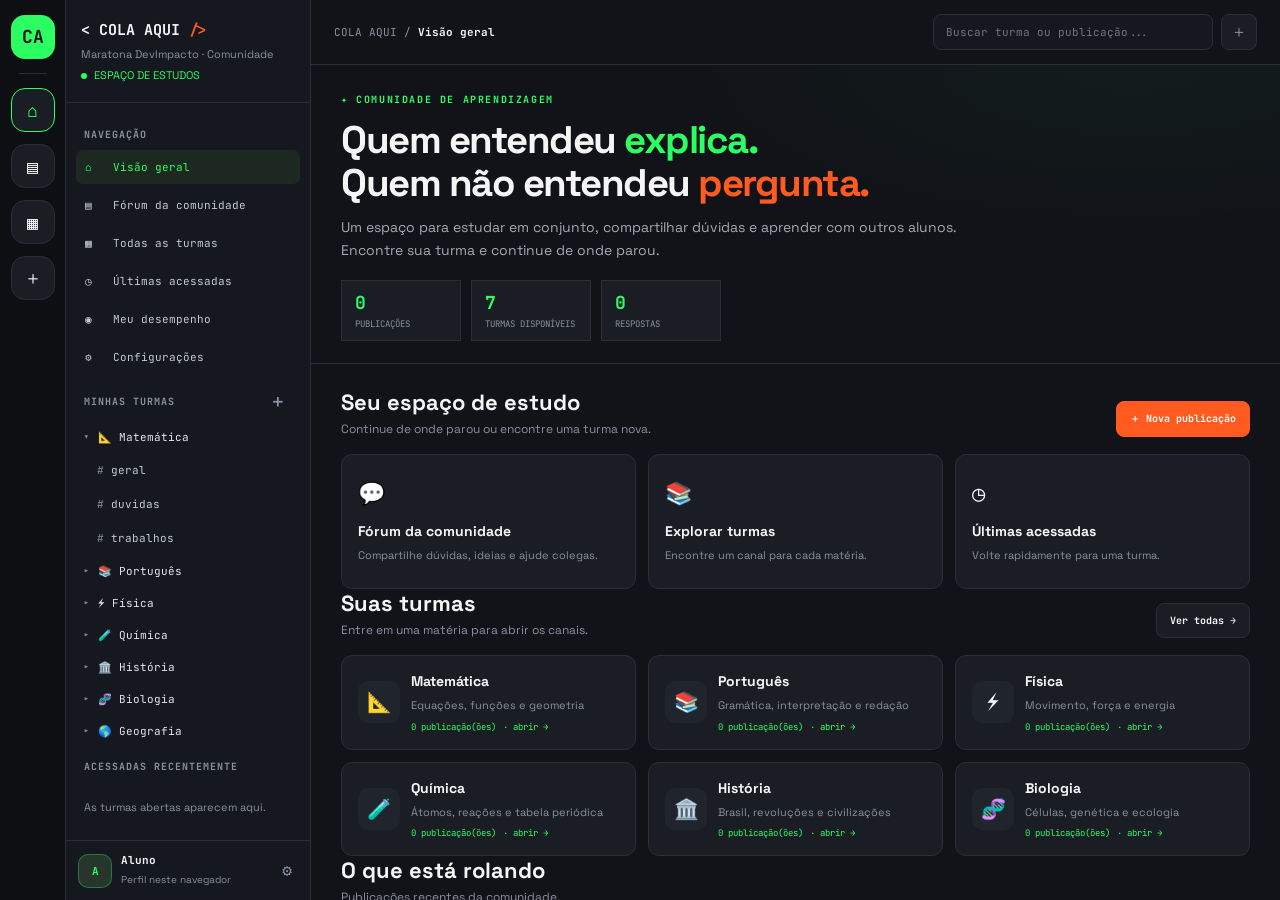
<file: comunidade_forum_contexto_v312.html>
<!doctype html>
<html lang="pt-BR">
<head>
<meta charset="utf-8">
<meta name="viewport" content="width=device-width,initial-scale=1">
<meta name="theme-color" content="#111318">
<title>Comunidade | COLA AQUI</title>
<link rel="preconnect" href="https://fonts.googleapis.com">
<link href="https://fonts.googleapis.com/css2?family=JetBrains+Mono:wght@400;500;600;700&family=Space+Grotesk:wght@400;500;600;700&display=swap" rel="stylesheet">
<style>
:root{--bg:#111318;--panel:#15181f;--card:#1a1d24;--card2:#20242d;--green:#2cff62;--orange:#ff5a1f;--border:#2a2e39;--text:#f5f5f5;--muted:#8b90a0}
*{box-sizing:border-box}body{zoom:var(--site-zoom,1);margin:0;background:var(--bg);color:var(--text);font-family:"JetBrains Mono",monospace}button,input,textarea,select{font:inherit}button{cursor:pointer}button:focus-visible,input:focus-visible,textarea:focus-visible,select:focus-visible{outline:2px solid var(--green);outline-offset:2px}
.app{min-height:100vh;display:grid;grid-template-columns:66px 245px minmax(0,1fr)}.rail{background:#0d0f13;border-right:1px solid var(--border);display:flex;align-items:center;flex-direction:column;gap:12px;padding:15px 9px}.mark,.rail button{width:44px;height:44px;border:1px solid var(--border);border-radius:14px;background:var(--card);color:var(--text);font-size:18px}.mark{background:var(--green);color:#111318;font-weight:700;border:0;display:grid;place-items:center;flex-shrink:0;line-height:1;text-align:center}.rail button.active,.rail button:hover{border-color:var(--green);color:var(--green)}
.sidebar{background:var(--panel);border-right:1px solid var(--border);height:100vh;position:sticky;top:0;display:flex;flex-direction:column;min-width:0}.side-head{padding:20px 15px;border-bottom:1px solid var(--border)}.brand{font-size:15px;font-weight:700}.brand span{color:var(--orange)}.tagline{font:11px "Space Grotesk",sans-serif;color:var(--muted);margin-top:7px}.green-dot{display:inline-block;width:6px;height:6px;background:var(--green);border-radius:50%;margin-right:7px}.side-scroll{overflow:auto;padding:12px 10px;flex:1}.label{display:flex;justify-content:space-between;align-items:center;color:var(--muted);font-size:10px;letter-spacing:1px;font-weight:700;text-transform:uppercase;padding:13px 8px 7px}.label button{background:none;border:0;color:var(--muted);font-size:17px}.nav,.channel,.recent{width:100%;text-align:left;border:0;border-radius:7px;background:transparent;color:#c5c9d3;padding:10px 9px;font-size:11px;margin:2px 0}.nav:hover,.channel:hover,.recent:hover{background:var(--card2);color:white}.nav.active,.channel.active{background:#1c2820;color:var(--green)}.tree{display:flex;align-items:center;gap:8px;width:100%;border:0;background:none;color:#e4e6eb;text-align:left;padding:9px 7px;font-size:11px}.tree .arrow{color:var(--muted)}.children{padding-left:13px}.channel{padding:8px}.channel span{color:var(--muted);margin-right:7px}.recent strong{display:block;font-size:10px}.recent small{display:block;color:var(--muted);font:10px "Space Grotesk",sans-serif;margin-top:4px}.recent.active{background:#19221c;border:1px solid #2cff6244}.profile{border-top:1px solid var(--border);padding:12px;display:flex;gap:9px;align-items:center}.avatar{width:34px;height:34px;flex-shrink:0;border-radius:10px;background:#27362b;border:1px solid #2cff6255;color:var(--green);display:grid;place-items:center;font-size:11px;font-weight:700}.profile strong{font-size:11px;display:block}.profile small{font:10px "Space Grotesk",sans-serif;color:var(--muted)}.profile button{margin-left:auto;background:none;border:0;color:var(--muted)}
.main{min-width:0;height:100vh;display:flex;flex-direction:column;overflow:hidden}.topbar{min-height:65px;padding:0 23px;border-bottom:1px solid var(--border);display:flex;justify-content:space-between;align-items:center;gap:12px}.crumb{font-size:11px}.crumb span{color:var(--muted)}.actions{display:flex;gap:8px}.search{width:min(280px,27vw);background:var(--panel);border:1px solid var(--border);border-radius:8px;padding:10px 12px;color:var(--text);font-size:11px}.iconbtn{width:36px;height:36px;background:var(--card);border:1px solid var(--border);border-radius:8px;color:var(--muted)}.iconbtn:hover{color:var(--green);border-color:var(--green)}.mobile-menu{display:none}
.scroll{overflow:auto;flex:1}.welcome{padding:28px 30px 22px;border-bottom:1px solid var(--border);background:radial-gradient(ellipse at 85% 0%,#2cff620b,transparent 38%)}.eyebrow{color:var(--green);font-size:10px;font-weight:700;letter-spacing:1.6px}.welcome h1{font:700 clamp(28px,3vw,41px)/1.12 "Space Grotesk",sans-serif;letter-spacing:-1.5px;margin:12px 0}.welcome h1 span{color:var(--green)}.welcome p{max-width:680px;color:#a5a9b5;font:14px/1.65 "Space Grotesk",sans-serif;margin:0}.stats{display:flex;gap:10px;flex-wrap:wrap;margin-top:18px}.stat{background:var(--card);border:1px solid var(--border);padding:10px 13px;min-width:120px}.stat strong{display:block;color:var(--green);font-size:18px}.stat small{display:block;color:var(--muted);font-size:9px;margin-top:4px}
.page{max-width:1450px;margin:auto;padding:24px 30px 38px}.heading{display:flex;justify-content:space-between;align-items:flex-end;gap:12px;margin-bottom:17px}.heading h2{font:700 22px "Space Grotesk",sans-serif;margin:0 0 5px}.heading p{font:12px "Space Grotesk",sans-serif;color:var(--muted);margin:0}.primary,.secondary{padding:10px 13px;border-radius:8px;font-size:10px;font-weight:700}.primary{background:var(--orange);color:white;border:1px solid var(--orange)}.primary:hover{background:#ff7545}.secondary{background:var(--card);color:var(--text);border:1px solid var(--border)}.secondary:hover{border-color:var(--green);color:var(--green)}
.quickgrid,.roomgrid{display:grid;grid-template-columns:repeat(3,minmax(0,1fr));gap:12px}.quick,.room{min-width:0;text-align:left;color:var(--text);background:var(--card);border:1px solid var(--border);border-radius:11px;padding:16px;transition:.18s}.quick{min-height:135px}.quick:hover,.room:hover{border-color:#2cff6288;transform:translateY(-2px)}.quick .emoji{font-size:22px;display:block;margin-bottom:14px}.quick strong,.room strong{font:700 14px "Space Grotesk",sans-serif;display:block}.quick small,.room small{display:block;font:11px/1.5 "Space Grotesk",sans-serif;color:var(--muted);margin-top:7px}.room{display:flex;gap:11px;align-items:center}.room-icon{width:42px;height:42px;border-radius:10px;background:var(--card2);display:grid;place-items:center;font-size:20px;flex-shrink:0}.room em{display:block;font-style:normal;font-size:9px;color:var(--green);margin-top:7px}.today-tag{display:inline-flex;align-items:center;gap:4px;padding:3px 6px;border:1px solid #2cff6255;border-radius:999px;background:#2cff6214;color:var(--green);font-size:9px;font-weight:700;line-height:1}
.layout{display:grid;grid-template-columns:minmax(0,1fr) 225px;gap:14px;align-items:start}.feed{display:grid;gap:12px;min-width:0}.composer,.post,.widget,.chatbox{background:var(--card);border:1px solid var(--border);border-radius:11px;padding:15px}.compose-row{display:flex;gap:10px}.composer textarea{flex:1;min-width:0;min-height:75px;resize:vertical;background:var(--panel);border:1px solid var(--border);border-radius:8px;padding:11px;color:var(--text);font:13px "Space Grotesk",sans-serif}.compose-bottom{display:flex;justify-content:space-between;gap:10px;margin-top:10px}.compose-bottom select,.replybox input,.chat-compose input{background:var(--panel);border:1px solid var(--border);border-radius:7px;padding:10px;color:var(--text);font-size:11px;min-width:0}.post-head{display:flex;align-items:center;gap:9px}.post-head .who{flex:1;min-width:0}.who strong{display:block;font-size:11px}.who small{display:block;color:var(--muted);font-size:9px;margin-top:4px}.tag{color:var(--green);font-size:9px;border:1px solid #2cff6233;background:#2cff6210;border-radius:5px;padding:5px}.post h3{font:700 16px "Space Grotesk",sans-serif;margin:14px 0 7px}.post p{font:13px/1.7 "Space Grotesk",sans-serif;color:#c3c7d1;white-space:pre-wrap;overflow-wrap:anywhere;margin:0}.post-actions{border-top:1px solid var(--border);padding-top:10px;margin-top:12px;display:flex;gap:7px}.textbtn{background:none;border:0;color:var(--muted);font-size:10px;padding:6px}.textbtn:hover{color:var(--green)}.replies{margin:10px 0 0 8px;padding-left:12px;border-left:2px solid #2cff6255;display:grid;gap:9px}.reply{font:12px/1.6 "Space Grotesk",sans-serif;color:#c3c7d1}.reply strong{font:600 10px "JetBrains Mono",monospace;color:var(--green)}.replybox{display:flex;gap:8px;margin-top:10px}.replybox input{flex:1}.widget h3{font-size:10px;letter-spacing:.7px;margin:0 0 12px}.widget p{font:11px/1.6 "Space Grotesk",sans-serif;color:var(--muted)}.member{display:flex;align-items:center;gap:8px;margin:10px 0;font:11px "Space Grotesk",sans-serif}.member .dot{width:7px;height:7px;border-radius:50%;background:var(--green)}.empty{padding:27px 16px;text-align:center;border:1px dashed #343946;border-radius:10px;color:var(--muted);font:12px/1.6 "Space Grotesk",sans-serif}.empty strong{display:block;color:var(--text);margin-bottom:6px}
.chatbox{padding:0;overflow:hidden;display:grid;grid-template-columns:minmax(0,1fr) 190px;min-height:440px}.chatmain{display:flex;flex-direction:column;min-width:0}.chathead{padding:15px 17px;border-bottom:1px solid var(--border)}.chathead strong{font-size:12px}.chathead p{font:11px "Space Grotesk",sans-serif;color:var(--muted);margin:5px 0 0}.messages{padding:16px;display:flex;flex-direction:column;gap:16px;min-height:280px;max-height:480px;overflow:auto;flex:1}.message{display:flex;gap:9px}.message-body{min-width:0}.message-body strong{font-size:10px}.message-body small{font-size:9px;color:var(--muted);margin-left:8px}.message-body p{font:13px/1.6 "Space Grotesk",sans-serif;color:#c3c7d1;margin:5px 0 0;white-space:pre-wrap;overflow-wrap:anywhere}.chat-compose{display:flex;gap:8px;border-top:1px solid var(--border);padding:12px}.chat-compose input{flex:1}.chat-members{padding:15px;background:#12151a;border-left:1px solid var(--border)}.chat-members h4{font-size:10px;color:var(--muted)}.hint{font:11px/1.6 "Space Grotesk",sans-serif;color:var(--muted)}
.performance-grid{display:grid;grid-template-columns:repeat(3,minmax(0,1fr));gap:14px;margin:18px 0}.performance-card{background:var(--card);border:1px solid var(--border);border-radius:12px;padding:20px;display:flex;align-items:center;gap:16px;min-width:0}.ring{--progress:0;width:92px;height:92px;flex:0 0 92px;border-radius:50%;display:grid;place-items:center;background:conic-gradient(var(--green) calc(var(--progress)*1%),#303540 0);position:relative}.ring:before{content:"";position:absolute;inset:7px;background:var(--card);border-radius:50%}.ring strong{position:relative;font-size:17px}.performance-card h3{font:700 13px "Space Grotesk",sans-serif;margin:0 0 6px}.performance-card p{font:11px/1.5 "Space Grotesk",sans-serif;color:var(--muted);margin:0}.performance-note{padding:14px 16px;border:1px solid #2cff6233;background:#2cff6209;border-radius:9px;color:#c8d0ca;font:12px/1.6 "Space Grotesk",sans-serif}@media(max-width:1000px){.performance-grid{grid-template-columns:1fr}}
.backdrop{position:fixed;inset:0;background:#000b;display:none;align-items:center;justify-content:center;padding:18px;z-index:10}.backdrop.open{display:flex}.modal{width:min(440px,100%);background:var(--panel);border:1px solid var(--border);border-radius:13px;padding:21px}.modal h2{font:700 22px "Space Grotesk",sans-serif;margin:0 0 7px}.modal p{font:12px/1.6 "Space Grotesk",sans-serif;color:var(--muted)}.modal label{display:block;font-size:10px;color:var(--muted);margin:12px 0 6px}.modal input{width:100%;background:var(--bg);border:1px solid var(--border);padding:11px;border-radius:7px;color:var(--text)}.modal-actions{display:flex;justify-content:flex-end;gap:8px;margin-top:18px}.toast{position:fixed;right:18px;bottom:18px;background:#1c2820;border:1px solid #2cff6266;color:var(--green);padding:12px 15px;border-radius:8px;font-size:11px;display:none;z-index:15}.toast.show{display:block}.context-menu{position:fixed;z-index:30;display:none;min-width:205px;padding:6px;background:#171a21;border:1px solid #343946;border-radius:10px;box-shadow:0 16px 42px #0009}.context-menu.open{display:block}.context-menu button{display:flex;align-items:center;gap:10px;width:100%;padding:10px 11px;background:transparent;border:0;border-radius:6px;color:var(--text);font-size:11px;text-align:left}.context-menu button:hover{background:#252a33;color:var(--green)}.context-menu button.danger:hover{color:#ff795f}.context-menu .menu-sep{height:1px;background:var(--border);margin:5px 2px}.post.pinned{border-color:#2cff6277;background:linear-gradient(120deg,#2cff6208,transparent 60%),var(--card)}.reply{border-radius:6px;padding:5px;margin:-5px}.reply:hover{background:#ffffff05}.context-meta{font-size:9px;color:var(--green);margin-left:6px}.context-menu button[hidden]{display:none!important}.message{border-radius:8px;padding:5px;margin:-5px}.message:hover{background:#ffffff05}.message.pinned{border:1px solid #2cff6255;background:#2cff6208}.pinned-label{font-size:9px;color:var(--green);margin-left:8px}
@media(max-width:1100px){.app{grid-template-columns:58px 215px minmax(0,1fr)}.layout{grid-template-columns:1fr}.widgets{display:grid;grid-template-columns:repeat(2,minmax(0,1fr));gap:10px}.quickgrid,.roomgrid{grid-template-columns:repeat(2,minmax(0,1fr))}}
@media(max-width:760px){.app{grid-template-columns:52px minmax(0,1fr)}.sidebar{position:fixed;z-index:8;left:52px;top:0;bottom:0;width:min(265px,calc(100vw - 52px));height:100dvh;transform:translateX(-120%);transition:transform .2s;box-shadow:15px 0 40px #0008}.sidebar.open{transform:translateX(0)}.main{grid-column:2;height:100dvh}.mobile-menu{display:inline-block}.topbar{padding:0 12px}.search{width:32vw;min-width:80px}.welcome{padding:23px 16px 18px}.welcome h1{font-size:30px}.welcome p{font-size:12px}.page{padding:20px 14px 30px}.heading{align-items:flex-start;flex-direction:column}.chatbox{grid-template-columns:1fr}.chat-members{display:none}.widgets{grid-template-columns:1fr}.compose-bottom{flex-direction:column}.compose-bottom select{width:100%}}
@media(max-width:430px){.quickgrid,.roomgrid{grid-template-columns:1fr}.stats{gap:6px}.stat{min-width:0;flex:1;padding:8px}.stat strong{font-size:15px}.stat small{font-size:8px}.search{width:95px}.topbar{gap:7px}.crumb{font-size:9px}}
</style>
</head>
<body>
<div class="app">
 <aside class="rail"><div class="mark">CA</div><div style="height:1px;width:28px;background:var(--border);margin:2px"></div><button class="active" data-view="home" title="Início">⌂</button><button data-view="forum" title="Fórum">▤</button><button data-view="rooms" title="Turmas">▦</button><button id="rail-create" title="Criar turma">＋</button></aside>
 <aside class="sidebar" id="sidebar">
  <div class="side-head"><div class="brand">&lt; COLA AQUI <span>/&gt;</span></div><div class="tagline">Maratona DevImpacto · Comunidade</div><div class="tagline" style="color:var(--green)"><i class="green-dot"></i>ESPAÇO DE ESTUDOS</div></div>
  <div class="side-scroll">
   <div class="label">Navegação</div>
   <button class="nav active" data-view="home">⌂ &nbsp; Visão geral</button><button class="nav" data-view="forum">▤ &nbsp; Fórum da comunidade</button><button class="nav" data-view="rooms">▦ &nbsp; Todas as turmas</button><button class="nav" data-view="recent">◷ &nbsp; Últimas acessadas</button><button class="nav" data-view="performance">◉ &nbsp; Meu desempenho</button><a class="nav" href="configuracoes.html" style="display:block;text-decoration:none">⚙ &nbsp; Configurações</a>
   <div class="label">Minhas turmas <button id="add-room">＋</button></div><div id="tree"></div>
   <div class="label">Acessadas recentemente</div><div id="recents"></div>
  </div>
  <div class="profile"><div class="avatar" id="profile-avatar">AL</div><div><strong id="profile-name">Aluno</strong><small>Perfil neste navegador</small></div><button id="edit-profile" title="Editar nome">⚙</button></div>
 </aside>
 <main class="main">
  <header class="topbar"><div class="crumb"><button class="iconbtn mobile-menu" id="mobile-menu">☰</button> <span>COLA AQUI /</span> <b id="breadcrumb">Visão geral</b></div><div class="actions"><input class="search" id="search" placeholder="Buscar turma ou publicação..." aria-label="Buscar"><button class="iconbtn" id="new-post-top" title="Nova publicação">＋</button></div></header>
  <div class="scroll"><section class="welcome" id="welcome"><div class="eyebrow">✦ COMUNIDADE DE APRENDIZAGEM</div><h1>Quem entendeu <span>explica.</span><br>Quem não entendeu <span style="color:var(--orange)">pergunta.</span></h1><p>Um espaço para estudar em conjunto, compartilhar dúvidas e aprender com outros alunos. Encontre sua turma e continue de onde parou.</p><div class="stats"><div class="stat"><strong id="stat-posts">0</strong><small>PUBLICAÇÕES</small></div><div class="stat"><strong id="stat-rooms">7</strong><small>TURMAS DISPONÍVEIS</small></div><div class="stat"><strong id="stat-replies">0</strong><small>RESPOSTAS</small></div></div></section><div class="page" id="page"></div></div>
 </main>
</div>
<div class="backdrop" id="backdrop" role="dialog" aria-modal="true"><form class="modal" id="modal"><h2 id="modal-title">Criar turma</h2><p id="modal-desc">Organize uma nova turma.</p><div id="modal-fields"></div><div class="modal-actions"><button type="button" class="secondary" id="cancel">Cancelar</button><button class="primary" type="submit" id="modal-submit">Salvar</button></div></form></div><div class="toast" id="toast" role="status"></div>
<div class="backdrop" id="delete-confirm-backdrop" role="dialog" aria-modal="true" aria-labelledby="delete-confirm-title">
 <section class="modal"><h2 id="delete-confirm-title">Apagar conteúdo?</h2><p id="delete-confirm-text">Tem certeza de que deseja apagar este conteúdo? Essa ação não pode ser desfeita.</p><div class="modal-actions"><button type="button" class="secondary" id="delete-confirm-cancel">Cancelar</button><button type="button" class="primary" id="delete-confirm-yes" style="background:#c9382b;border-color:#c9382b">Sim, apagar</button></div></section>
</div>
<div class="context-menu" id="message-context-menu" role="menu" aria-label="Ações da mensagem">
 <button type="button" data-context-action="copy">⧉ <span>Copiar texto</span></button>
 <button type="button" data-context-action="reply">↳ <span>Responder</span></button>
 <button type="button" data-context-action="save">☆ <span>Salvar mensagem</span></button>
 <button type="button" data-context-action="pin">⌖ <span>Fixar mensagem</span></button>
 <div class="menu-sep"></div>
 <button type="button" data-context-action="delete" class="danger">⌫ <span>Apagar minha mensagem</span></button>
 <button type="button" data-context-action="report" class="danger">⚑ <span>Denunciar mensagem</span></button>
</div>
<script>
"use strict";
const KEY="cola_aqui_comunidade_v1", PROFILE_KEY="cola_aqui_comunidade_profile_v1", SETTINGS_KEY="cola_aqui_settings_v1";
let siteSettings={scale:1,textSize:1};try{siteSettings={...siteSettings,...JSON.parse(localStorage.getItem(SETTINGS_KEY)||"{}")}}catch{};document.documentElement.style.setProperty("--site-zoom",String((Number(siteSettings.scale)||1)*(Number(siteSettings.textSize)||1)));
const DEFAULT_ROOMS=[
{id:"matematica",name:"Matemática",icon:"📐",desc:"Equações, funções e geometria"},
{id:"portugues",name:"Português",icon:"📚",desc:"Gramática, interpretação e redação"},
{id:"fisica",name:"Física",icon:"⚡",desc:"Movimento, força e energia"},
{id:"quimica",name:"Química",icon:"🧪",desc:"Átomos, reações e tabela periódica"},
{id:"historia",name:"História",icon:"🏛️",desc:"Brasil, revoluções e civilizações"},
{id:"biologia",name:"Biologia",icon:"🧬",desc:"Células, genética e ecologia"},
{id:"geografia",name:"Geografia",icon:"🌎",desc:"Mapas, clima e população"}];
const CHANNELS=[{id:"geral",name:"geral",desc:"Conversa livre sobre estudos"},{id:"duvidas",name:"duvidas",desc:"Peça ajuda à comunidade"},{id:"trabalhos",name:"trabalhos",desc:"Atividades, projetos e trabalhos"}];
const $=s=>document.querySelector(s), $$=s=>[...document.querySelectorAll(s)];
const esc=s=>String(s??"").replace(/[&<>"']/g,c=>({"&":"&amp;","<":"&lt;",">":"&gt;",'"':"&quot;","'":"&#39;"}[c]));
const id=()=>crypto.randomUUID?crypto.randomUUID():Date.now().toString(36)+Math.random().toString(36).slice(2);
const date=s=>{const d=new Date(s);return isNaN(d)?"agora":d.toLocaleString("pt-BR",{day:"2-digit",month:"2-digit",hour:"2-digit",minute:"2-digit"})};
let data={rooms:[],posts:[],messages:[],recent:[],reports:[]};try{const d=JSON.parse(localStorage.getItem(KEY)||"{}");for(const k of Object.keys(data))data[k]=Array.isArray(d[k])?d[k]:[]}catch{}
let profile={name:"Aluno",id:id()};try{profile={...profile,...JSON.parse(localStorage.getItem(PROFILE_KEY)||"{}")}}catch{}if(typeof profile.name!=="string"||!profile.name.trim())profile.name="Aluno";if(!profile.id)profile.id=id();try{localStorage.setItem(PROFILE_KEY,JSON.stringify(profile))}catch{}
let view="home",roomId="matematica",channelId="geral",searchTerm="",modalMode="",contextMessageId=null;
const rooms=()=>[...DEFAULT_ROOMS,...data.rooms], roomBy=id=>rooms().find(r=>r.id===id), channelBy=id=>CHANNELS.find(c=>c.id===id)||CHANNELS[0];
function save(){try{localStorage.setItem(KEY,JSON.stringify(data));return true}catch{notify("Não foi possível salvar no navegador.");return false}}
function notify(t){const el=$("#toast");el.textContent=t;el.classList.add("show");clearTimeout(notify.timer);notify.timer=setTimeout(()=>el.classList.remove("show"),2600)}
function initials(s){return s.trim().split(/\s+/).slice(0,2).map(x=>x[0]||"").join("").toUpperCase()||"AL"}
function isOwnMessage(msg){return !!msg&&(msg.authorId?msg.authorId===profile.id:msg.author===profile.name)}
function replyCount(){return data.posts.reduce((n,p)=>n+(p.replies||[]).length,0)}
function updateStats(){$("#stat-posts").textContent=data.posts.length;$("#stat-rooms").textContent=rooms().length;$("#stat-replies").textContent=replyCount();$("#profile-name").textContent=profile.name;$("#profile-avatar").textContent=initials(profile.name)}
function addRecent(r,c){data.recent=[{roomId:r,channelId:c,at:new Date().toISOString()},...data.recent.filter(x=>x.roomId!==r||x.channelId!==c)].slice(0,8);save();renderNav()}
function renderNav(){
 $("#tree").innerHTML=rooms().map(r=>`<div><button class="tree" data-tree="${esc(r.id)}"><span class="arrow">${roomId===r.id?"▾":"▸"}</span>${esc(r.icon)} ${esc(r.name)}</button>${roomId===r.id?`<div class="children">${CHANNELS.map(c=>`<button class="channel ${view==="chat"&&channelId===c.id?"active":""}" data-room="${esc(r.id)}" data-channel="${esc(c.id)}"><span>#</span>${esc(c.name)}</button>`).join("")}</div>`:""}</div>`).join("");
 const recent=data.recent.filter(x=>roomBy(x.roomId)).slice(0,5);
 $("#recents").innerHTML=recent.length?recent.map(x=>{const r=roomBy(x.roomId),c=channelBy(x.channelId);return `<button class="recent ${view==="chat"&&roomId===x.roomId&&channelId===x.channelId?"active":""}" data-room="${esc(x.roomId)}" data-channel="${esc(x.channelId)}"><strong>${esc(r.icon)} ${esc(r.name)}</strong><small>#${esc(c.name)} · ${esc(new Date(x.at).toLocaleDateString("pt-BR"))}</small></button>`}).join(""):`<p class="hint" style="padding:8px">As turmas abertas aparecem aqui.</p>`;
}
function setView(v){view=v;renderNav();renderPage();$("#sidebar").classList.remove("open");$$("[data-view]").forEach(b=>b.classList.toggle("active",b.dataset.view===v))}
function heading(title,desc,button=""){return `<div class="heading"><div><h2>${title}</h2><p>${desc}</p></div>${button}</div>`}
function isToday(value){const d=new Date(value),now=new Date();return !Number.isNaN(d.getTime())&&d.getFullYear()===now.getFullYear()&&d.getMonth()===now.getMonth()&&d.getDate()===now.getDate()}
function roomActivity(r){const posts=data.posts.filter(p=>p.roomId===r.id),messages=data.messages.filter(m=>m.roomId===r.id);return {count:posts.length+messages.length,today:[...posts,...messages].some(x=>isToday(x.createdAt))}}
function roomCard(r){const activity=roomActivity(r);return `<button class="room" data-open-room="${esc(r.id)}"><span class="room-icon">${esc(r.icon)}</span><span><strong>${esc(r.name)}</strong><small>${esc(r.desc||"Turma de estudo")}</small><em style="display:flex;align-items:center;gap:7px;flex-wrap:wrap;color:var(--green);font-size:9px;font-style:normal;margin-top:7px"><span>${activity.count} publicação(ões)</span>${activity.today?'<span class="today-tag">● Hoje</span>':''}<span>· abrir →</span></em></span></button>`}
function widgets(){return `<aside class="widgets"><section class="widget"><h3>👥 PESSOAS DA COMUNIDADE</h3><div class="member"><div class="avatar">${esc(initials(profile.name))}</div>${esc(profile.name)} (você)</div><p>A presença de outros alunos ficará disponível quando o projeto tiver contas e servidor.</p></section><section class="widget"><h3>⚡ ATALHOS</h3><button class="nav" data-view="rooms">▦ &nbsp; Encontrar turma</button><button class="nav" data-action="new-post">＋ &nbsp; Nova publicação</button><button class="nav" data-action="profile">⚙ &nbsp; Editar meu nome</button></section></aside>`}
function renderHome(){return `${heading("Seu espaço de estudo","Continue de onde parou ou encontre uma turma nova.",`<button class="primary" data-action="new-post">＋ Nova publicação</button>`)}<div class="quickgrid"><button class="quick" data-view="forum"><span class="emoji">💬</span><strong>Fórum da comunidade</strong><small>Compartilhe dúvidas, ideias e ajude colegas.</small></button><button class="quick" data-view="rooms"><span class="emoji">📚</span><strong>Explorar turmas</strong><small>Encontre um canal para cada matéria.</small></button><button class="quick" data-view="recent"><span class="emoji">◷</span><strong>Últimas acessadas</strong><small>Volte rapidamente para uma turma.</small></button></div>${heading("Suas turmas","Entre em uma matéria para abrir os canais.",`<button class="secondary" data-view="rooms">Ver todas →</button>`)}<div class="roomgrid">${rooms().slice(0,6).map(roomCard).join("")}</div>${heading("O que está rolando","Publicações recentes da comunidade.")}<div class="layout"><div class="feed" id="home-feed"></div>${widgets()}</div>`}
function renderRooms(){return `${heading("Explorar turmas","Escolha uma matéria para entrar nos canais.",`<button class="primary" data-action="create-room">＋ Criar turma</button>`)}<div class="roomgrid">${rooms().map(roomCard).join("")}</div><p class="hint">Turmas e mensagens ficam salvas neste navegador. Para compartilhar com outros alunos, será necessário um servidor.</p>`}
function renderPerformance(){
 const totalMessages=data.messages.length, totalPosts=data.posts.length, totalReplies=replyCount();
 const totalActions=totalMessages+totalPosts+totalReplies;
 const participation=Math.min(100, totalActions*10);
 const roomsVisited=Math.min(100, new Set(data.recent.map(x=>x.roomId)).size/Math.max(1,rooms().length)*100);
 const helping=Math.min(100,totalReplies*20);
 const ring=(value,title,desc)=>`<article class="performance-card"><div class="ring" style="--progress:${Math.round(value)}"><strong>${Math.round(value)}%</strong></div><div><h3>${title}</h3><p>${desc}</p></div></article>`;
 return `${heading("Meu desempenho","Acompanhe sua participação na comunidade neste navegador.")}<div class="performance-grid">${ring(participation,"Participação","Publicações, mensagens e respostas enviadas.")}${ring(roomsVisited,"Turmas exploradas","Progresso com base nas turmas que você já acessou.")}${ring(helping,"Ajudando colegas","Respostas que você publicou no fórum.")}</div><div class="performance-note"><strong>Seu resumo:</strong> ${totalPosts} publicação(ões), ${totalMessages} mensagem(ns) em turmas e ${totalReplies} resposta(s). Os indicadores são estimativas de atividade local, não notas escolares.</div><div style="margin-top:18px"><button class="secondary" data-view="rooms">Explorar turmas →</button> <button class="secondary" data-view="forum">Ir ao fórum →</button></div>`;
}
function renderRecent(){const a=data.recent.filter(x=>roomBy(x.roomId));return `${heading("Últimas acessadas","Atalhos para continuar de onde você parou.",`<button class="secondary" data-view="rooms">Explorar turmas</button>`)}${a.length?`<div class="roomgrid">${a.map(x=>{const r=roomBy(x.roomId),c=channelBy(x.channelId);return `<button class="room" data-room="${esc(x.roomId)}" data-channel="${esc(x.channelId)}"><span class="room-icon">${esc(r.icon)}</span><span><strong>${esc(r.name)} · #${esc(c.name)}</strong><small>Último acesso: ${esc(date(x.at))}</small><em style="display:block;color:var(--green);font-size:9px;font-style:normal;margin-top:7px">Continuar →</em></span></button>`}).join("")}</div>`:`<div class="empty"><strong>Nenhuma turma acessada ainda</strong>Entre em uma matéria e ela aparecerá aqui.</div>`}`}
function renderForum(){return `${heading("Fórum da comunidade","Faça uma pergunta, compartilhe recursos e responda aos colegas.")}<div class="layout"><div class="feed"><section class="composer"><div class="compose-row"><div class="avatar">${esc(initials(profile.name))}</div><textarea id="post-body" maxlength="1500" placeholder="No que você está trabalhando? Compartilhe com a comunidade..."></textarea></div><div class="compose-bottom"><select id="post-room" aria-label="Escolha a turma"><option value="all">Comunidade geral</option>${rooms().map(r=>`<option value="${esc(r.id)}">${esc(r.name)}</option>`).join("")}</select><button class="primary" data-action="publish">Publicar ↗</button></div></section><div id="forum-feed"></div></div>${widgets()}</div>`}
function postHTML(p){const replies=Array.isArray(p.replies)?p.replies:[];const saved=Array.isArray(p.savedBy)&&p.savedBy.includes(profile.name);return `<article class="post ${p.pinned?"pinned":""}" data-post-id="${esc(p.id)}" tabindex="0" aria-label="Publicação de ${esc(p.author)}; clique com o botão direito para ações"><div class="post-head"><div class="avatar">${esc(initials(p.author))}</div><div class="who"><strong>${esc(p.author)}${p.pinned?'<span class="context-meta">📌 Fixada</span>':''}${saved?'<span class="context-meta">☆ Salva</span>':''}</strong><small>${esc(date(p.createdAt))} · ${esc(roomBy(p.roomId)?.name||"Comunidade geral")}</small></div><span class="tag">${replies.length} resposta(s)</span></div><p style="margin-top:13px">${esc(p.body)}</p><div class="post-actions"><button class="textbtn" data-action="toggle-reply" data-id="${esc(p.id)}">↳ Responder (${replies.length})</button><button class="textbtn" data-action="copy" data-id="${esc(p.id)}">⧉ Copiar texto</button></div>${replies.length?`<div class="replies">${replies.map(r=>`<div class="reply" data-post-id="${esc(p.id)}" data-reply-id="${esc(r.id)}" tabindex="0" aria-label="Resposta de ${esc(r.author)}; clique com o botão direito para ações"><strong>${esc(r.author)}</strong> · ${esc(date(r.createdAt))}${r.pinned?'<span class="context-meta">📌 Fixada</span>':''}<br>${esc(r.body)}</div>`).join("")}</div>`:""}<div class="replybox" id="reply-${esc(p.id)}" hidden><input maxlength="500" placeholder="Escreva uma resposta..."><button class="secondary" data-action="send-reply" data-id="${esc(p.id)}">Enviar</button></div></article>`}
function renderPosts(){const target=view==="home"?$("#home-feed"):$("#forum-feed");if(!target)return;const posts=data.posts.filter(p=>`${p.body} ${p.author} ${roomBy(p.roomId)?.name||""}`.toLocaleLowerCase("pt-BR").includes(searchTerm));target.innerHTML=posts.length?posts.slice(0,view==="home"?4:100).map(postHTML).join(""):`<div class="empty"><strong>A comunidade está começando!</strong>Seja a primeira pessoa a publicar uma dúvida ou compartilhar uma ideia.</div>`}
function renderChat(){const r=roomBy(roomId)||DEFAULT_ROOMS[0],c=channelBy(channelId),messages=data.messages.filter(m=>m.roomId===r.id&&m.channelId===c.id);return `${heading(`${esc(r.icon)} ${esc(r.name)}`,"Escolha um canal pela navegação lateral.",`<button class="secondary" data-view="rooms">Trocar turma</button>`)}<div class="chatbox"><section class="chatmain"><div class="chathead"><strong><span style="color:var(--green)">#</span> ${esc(c.name)}</strong><p>${esc(c.desc)}</p></div><div class="messages" id="messages">${messages.length?messages.map(m=>`<div class="message ${m.pinned?"pinned":""}" data-message-id="${esc(m.id)}" tabindex="0" aria-label="Mensagem de ${esc(m.author)}; clique com o botão direito para ações"><div class="avatar">${esc(initials(m.author))}</div><div class="message-body"><strong>${esc(m.author)}</strong><small>${esc(date(m.createdAt))}</small>${m.pinned?'<span class="pinned-label">📌 Fixada</span>':''}<p>${esc(m.body)}</p></div></div>`).join(""):`<div class="empty"><strong>Comece a conversa</strong>Compartilhe uma dúvida ou dica nesta turma.</div>`}</div><form class="chat-compose" id="chat-form"><input id="chat-input" maxlength="1200" placeholder="Mensagem em #${esc(c.name)}..." required><button class="primary" type="submit" data-action="send-message">Enviar ↗</button></form></section><aside class="chat-members"><h4>MEMBROS</h4><div class="member"><span class="green-dot"></span>${esc(profile.name)}</div><p class="hint">Esta é uma sala local. As mensagens não são enviadas a outros dispositivos.</p></aside></div>`}
function renderPage(){const titles={home:"Visão geral",forum:"Fórum da comunidade",rooms:"Todas as turmas",recent:"Últimas acessadas",performance:"Meu desempenho",chat:"Sala de estudo"};$("#breadcrumb").textContent=titles[view]||"Comunidade";$("#welcome").style.display=view==="chat"?"none":"block";const p=$("#page");if(view==="home")p.innerHTML=renderHome();else if(view==="rooms")p.innerHTML=renderRooms();else if(view==="recent")p.innerHTML=renderRecent();else if(view==="performance")p.innerHTML=renderPerformance();else if(view==="chat")p.innerHTML=renderChat();else p.innerHTML=renderForum();if(view==="home"||view==="forum")renderPosts();if(view==="chat")$("#messages")?.scrollTo(0,999999)}
function openRoom(r,c="geral"){if(!roomBy(r))return;roomId=r;channelId=CHANNELS.some(x=>x.id===c)?c:"geral";addRecent(r,channelId);setView("chat")}
function publish(){const input=$("#post-body"),body=input?.value.trim(),r=$("#post-room")?.value||"all";if(!body){notify("Escreva algo antes de publicar.");input?.focus();return}data.posts.unshift({id:id(),author:profile.name,authorId:profile.id,roomId:r,body,createdAt:new Date().toISOString(),replies:[]});if(save()){updateStats();renderPage();notify("Publicação adicionada ao fórum!")}}
function replyTo(postId){const input=$(`#reply-${CSS.escape(postId)} input`),body=input?.value.trim(),p=data.posts.find(x=>x.id===postId);if(!body||!p){notify("Escreva uma resposta primeiro.");return}p.replies=Array.isArray(p.replies)?p.replies:[];p.replies.push({id:id(),author:profile.name,authorId:profile.id,body,createdAt:new Date().toISOString()});if(save()){updateStats();renderPage();notify("Resposta publicada!")}}
function sendMessage(e){if(e)e.preventDefault();const input=$("#chat-input"),body=input?.value.trim();if(!body){notify("Digite uma mensagem antes de enviar.");input?.focus();return}const targetRoom=roomId,targetChannel=channelId;data.messages.push({id:id(),roomId:targetRoom,channelId:targetChannel,author:profile.name,authorId:profile.id,body,createdAt:new Date().toISOString()});if(save()){setView("chat");notify("Mensagem enviada para esta turma!");const messages=$("#messages");if(messages)messages.scrollTop=messages.scrollHeight;$("#chat-input")?.focus()}}
let contextTarget={type:null,id:null,postId:null};
function hideContextMenu(){const menu=$("#message-context-menu");menu?.classList.remove("open");contextMessageId=null;contextTarget={type:null,id:null,postId:null}}
function getContextItem(){if(contextTarget.type==="message")return data.messages.find(x=>x.id===contextTarget.id);if(contextTarget.type==="post")return data.posts.find(x=>x.id===contextTarget.id);if(contextTarget.type==="reply"){const p=data.posts.find(x=>x.id===contextTarget.postId);return p?.replies?.find(x=>x.id===contextTarget.id)}return null}
function isOwnItem(item){if(!item)return false;if(item.authorId&&profile.id&&item.authorId===profile.id)return true;return String(item.author||"").trim().toLocaleLowerCase("pt-BR")===String(profile.name||"").trim().toLocaleLowerCase("pt-BR")}
function showContextMenu(element,type,x,y){const menu=$("#message-context-menu");if(!menu||!element)return;let item,postId=null;if(type==="message"){item=data.messages.find(m=>m.id===element.dataset.messageId);contextTarget={type,id:element.dataset.messageId,postId:null};contextMessageId=element.dataset.messageId}else if(type==="post"){item=data.posts.find(p=>p.id===element.dataset.postId);contextTarget={type,id:element.dataset.postId,postId:null};contextMessageId=null}else{postId=element.dataset.postId;item=data.posts.find(p=>p.id===postId)?.replies?.find(r=>r.id===element.dataset.replyId);contextTarget={type,id:element.dataset.replyId,postId};contextMessageId=null}if(!item){hideContextMenu();return}
 const saveButton=menu.querySelector('[data-context-action="save"] span');if(saveButton)saveButton.textContent=(item.savedBy||[]).includes(profile.name)?"Remover dos salvos":"Salvar";const pinButton=menu.querySelector('[data-context-action="pin"] span');if(pinButton)pinButton.textContent=item.pinned?"Desafixar":"Fixar";const deleteButton=menu.querySelector('[data-context-action="delete"]');if(deleteButton){deleteButton.hidden=!isOwnItem(item);const deleteLabel=deleteButton.querySelector("span");if(deleteLabel)deleteLabel.textContent=type==="message"?"Apagar minha mensagem":type==="post"?"Apagar minha publicação":"Apagar minha resposta";}const replyButton=menu.querySelector('[data-context-action="reply"] span');if(replyButton)replyButton.textContent=type==="message"?"Responder no chat":type==="post"?"Responder à publicação":"Responder a esta resposta";
 menu.classList.add("open");const w=menu.offsetWidth,h=menu.offsetHeight;menu.style.left=Math.max(8,Math.min(x,innerWidth-w-8))+"px";menu.style.top=Math.max(8,Math.min(y,innerHeight-h-8))+"px"}
async function copyMessage(msg){try{if(navigator.clipboard?.writeText){await navigator.clipboard.writeText(msg.body);notify("Texto copiado!")}else{const area=document.createElement("textarea");area.value=msg.body;area.style.position="fixed";area.style.opacity="0";document.body.append(area);area.select();const ok=document.execCommand("copy");area.remove();notify(ok?"Texto copiado!":"Não foi possível copiar automaticamente.")}}catch{notify("Não foi possível copiar automaticamente.")}}
async function copyText(text){try{if(navigator.clipboard?.writeText){await navigator.clipboard.writeText(text);notify("Texto copiado!")}else{const area=document.createElement("textarea");area.value=text;area.style.position="fixed";area.style.opacity="0";document.body.append(area);area.select();const ok=document.execCommand("copy");area.remove();notify(ok?"Texto copiado!":"Não foi possível copiar automaticamente.")}}catch{notify("Não foi possível copiar automaticamente.")}}
function confirmDelete(message){
 return new Promise(resolve=>{
  const backdrop=$("#delete-confirm-backdrop"),textEl=$("#delete-confirm-text"),yes=$("#delete-confirm-yes"),cancel=$("#delete-confirm-cancel");
  if(!backdrop||!yes||!cancel){resolve(window.confirm(message));return}
  textEl.textContent=message;backdrop.classList.add("open");
  const finish=value=>{backdrop.classList.remove("open");yes.removeEventListener("click",onYes);cancel.removeEventListener("click",onCancel);backdrop.removeEventListener("click",onBackdrop);document.removeEventListener("keydown",onKey);resolve(value)};
  const onYes=()=>finish(true),onCancel=()=>finish(false),onBackdrop=e=>{if(e.target===backdrop)finish(false)},onKey=e=>{if(e.key==="Escape")finish(false)};
  yes.addEventListener("click",onYes);cancel.addEventListener("click",onCancel);backdrop.addEventListener("click",onBackdrop);document.addEventListener("keydown",onKey);
  yes.focus();
 });
}
async function runMessageContextAction(action){const type=contextTarget.type,idTarget=contextTarget.id,parentId=contextTarget.postId;const item=getContextItem();if(!item){hideContextMenu();return}hideContextMenu();if(action==="copy"){copyText(item.body||"");return}if(action==="reply"){if(type==="message"){if(item.roomId!==roomId||item.channelId!==channelId)openRoom(item.roomId,item.channelId);const input=$("#chat-input");if(input){input.value=`@${item.author} `;input.focus();input.setSelectionRange(input.value.length,input.value.length)}}else{const postId=type==="post"?item.id:parentId;const box=$(`#reply-${CSS.escape(postId)}`);if(box){box.hidden=false;const input=box.querySelector("input");if(input){input.value=`@${item.author} `;input.focus();input.setSelectionRange(input.value.length,input.value.length)}}}return}
 if(action==="save"){item.savedBy=Array.isArray(item.savedBy)?item.savedBy:[];if(item.savedBy.includes(profile.name)){item.savedBy=item.savedBy.filter(n=>n!==profile.name);notify("Removido dos salvos.")}else{item.savedBy.push(profile.name);notify("Salvo neste navegador!")}save();renderPage();return}
 if(action==="pin"){item.pinned=!item.pinned;save();renderPage();notify(item.pinned?"Conteúdo fixado.":"Conteúdo desafixado.");return}
 if(action==="delete"){if(!isOwnItem(item)){notify("Você só pode apagar seu próprio conteúdo.");return}const what=type==="message"?"mensagem":type==="post"?"publicação":"resposta";if(!(await confirmDelete(`Tem certeza de que deseja apagar esta ${what}? Essa ação não pode ser desfeita.`)))return;if(type==="message"){data.messages=data.messages.filter(m=>String(m.id)!==String(idTarget))}else if(type==="post"){data.posts=data.posts.filter(p=>String(p.id)!==String(idTarget))}else{const parent=data.posts.find(p=>String(p.id)===String(parentId));if(parent)parent.replies=(parent.replies||[]).filter(r=>String(r.id)!==String(idTarget))}if(save()){updateStats();renderPage();notify(`${what.charAt(0).toUpperCase()+what.slice(1)} apagada com sucesso.`)}return}
 if(action==="report"){data.reports=Array.isArray(data.reports)?data.reports:[];if(data.reports.some(r=>r.targetId===idTarget&&r.targetType===type&&r.reporter===profile.name)){notify("Você já denunciou este conteúdo.");return}data.reports.push({id:id(),targetId:idTarget,targetType:type,postId:parentId,reporter:profile.name,roomId:item.roomId||null,channelId:item.channelId||null,createdAt:new Date().toISOString(),body:item.body||""});save();notify("Denúncia registrada neste navegador.")}}

function openModal(mode){modalMode=mode;const f=$("#modal-fields");if(mode==="room"){$("#modal-title").textContent="Criar uma turma";$("#modal-desc").textContent="Adicione uma turma personalizada à navegação.";$("#modal-submit").textContent="Criar turma";f.innerHTML=`<label for="custom-name">Nome da turma</label><input id="custom-name" maxlength="40" placeholder="Ex.: Clube de redação" required><label for="custom-icon">Ícone (emoji)</label><input id="custom-icon" maxlength="6" value="📘"><label for="custom-desc">Descrição</label><input id="custom-desc" maxlength="90" placeholder="Qual é o foco da turma?">`}else{$("#modal-title").textContent="Seu perfil";$("#modal-desc").textContent="Seu nome aparece nas publicações e mensagens deste navegador.";$("#modal-submit").textContent="Salvar nome";f.innerHTML=`<label for="profile-input">Como quer aparecer?</label><input id="profile-input" maxlength="35" value="${esc(profile.name)}" required>`}$("#backdrop").classList.add("open");setTimeout(()=>$("#modal-fields input")?.focus(),30)}
function closeModal(){$("#backdrop").classList.remove("open")}
$("#modal").addEventListener("submit",e=>{e.preventDefault();if(modalMode==="room"){const name=$("#custom-name").value.trim();if(!name)return;data.rooms.push({id:"custom-"+id(),name,icon:$("#custom-icon").value.trim()||"📘",desc:$("#custom-desc").value.trim()||"Turma criada pela comunidade"});if(save()){closeModal();updateStats();renderNav();setView("rooms");notify("Turma criada!")}}else{const name=$("#profile-input").value.trim();if(!name)return;profile.name=name;try{localStorage.setItem(PROFILE_KEY,JSON.stringify(profile))}catch{}closeModal();updateStats();renderNav();renderPage();notify("Nome atualizado!")}})
document.addEventListener("click",e=>{const b=e.target.closest("button");if(!b)return;if(b.dataset.view){setView(b.dataset.view);return}if(b.dataset.openRoom){openRoom(b.dataset.openRoom);return}if(b.dataset.room&&b.dataset.channel){openRoom(b.dataset.room,b.dataset.channel);return}if(b.dataset.tree){roomId=b.dataset.tree;renderNav();return}const a=b.dataset.action;if(a==="new-post"){setView("forum");setTimeout(()=>$("#post-body")?.focus(),30)}else if(a==="create-room"||b.id==="add-room"||b.id==="rail-create")openModal("room");else if(a==="profile"||b.id==="edit-profile")openModal("profile");else if(a==="publish")publish();else if(a==="send-message"){e.preventDefault();sendMessage();}else if(a==="toggle-reply"){const box=$(`#reply-${CSS.escape(b.dataset.id)}`);box.hidden=!box.hidden;if(!box.hidden)box.querySelector("input")?.focus()}else if(a==="send-reply")replyTo(b.dataset.id);else if(a==="copy"){const p=data.posts.find(x=>x.id===b.dataset.id);if(p&&navigator.clipboard?.writeText)navigator.clipboard.writeText(p.body).then(()=>notify("Texto copiado!")).catch(()=>notify("Não foi possível copiar automaticamente."));else if(p)notify(p.body.slice(0,100))}else if(b.id==="new-post-top"){setView("forum");setTimeout(()=>$("#post-body")?.focus(),30)}else if(b.id==="mobile-menu")$("#sidebar").classList.toggle("open")});
document.addEventListener("contextmenu",e=>{const replyEl=e.target.closest(".reply[data-reply-id]");const postEl=e.target.closest(".post[data-post-id]");const messageEl=e.target.closest(".message[data-message-id]");const target=replyEl?{el:replyEl,type:"reply"}:messageEl?{el:messageEl,type:"message"}:postEl?{el:postEl,type:"post"}:null;if(!target)return;e.preventDefault();e.stopPropagation();showContextMenu(target.el,target.type,e.clientX,e.clientY)});
document.addEventListener("click",e=>{const actionButton=e.target.closest("[data-context-action]");if(actionButton){e.preventDefault();e.stopPropagation();runMessageContextAction(actionButton.dataset.contextAction);return}if(!e.target.closest("#message-context-menu"))hideContextMenu()});
document.addEventListener("keydown",e=>{if(e.key==="Escape")hideContextMenu();if((e.key==="ContextMenu"||(e.shiftKey&&e.key==="F10"))&&document.activeElement?.matches(".message[data-message-id],.post[data-post-id],.reply[data-reply-id]")){e.preventDefault();const el=document.activeElement,r=el.getBoundingClientRect();const type=el.matches(".message")?"message":el.matches(".reply")?"reply":"post";showContextMenu(el,type,r.left+24,r.top+24)}});
document.addEventListener("submit",e=>{if(e.target.id==="chat-form")sendMessage(e)});
$("#search").addEventListener("input",()=>{searchTerm=$("#search").value.trim().toLocaleLowerCase("pt-BR");if(view==="home"||view==="forum")renderPosts();else if(view==="rooms"||view==="recent")$$(".room").forEach(b=>b.hidden=!b.textContent.toLocaleLowerCase("pt-BR").includes(searchTerm))});
$("#cancel").addEventListener("click",closeModal);$("#backdrop").addEventListener("click",e=>{if(e.target.id==="backdrop")closeModal()});document.addEventListener("keydown",e=>{if(e.key==="Escape"){closeModal();$("#sidebar").classList.remove("open")}});
function init(){updateStats();renderNav();renderPage();console.log("COLA AQUI Comunidade pronta — protótipo local.")}init();
</script>
</body>
</html>
</file>
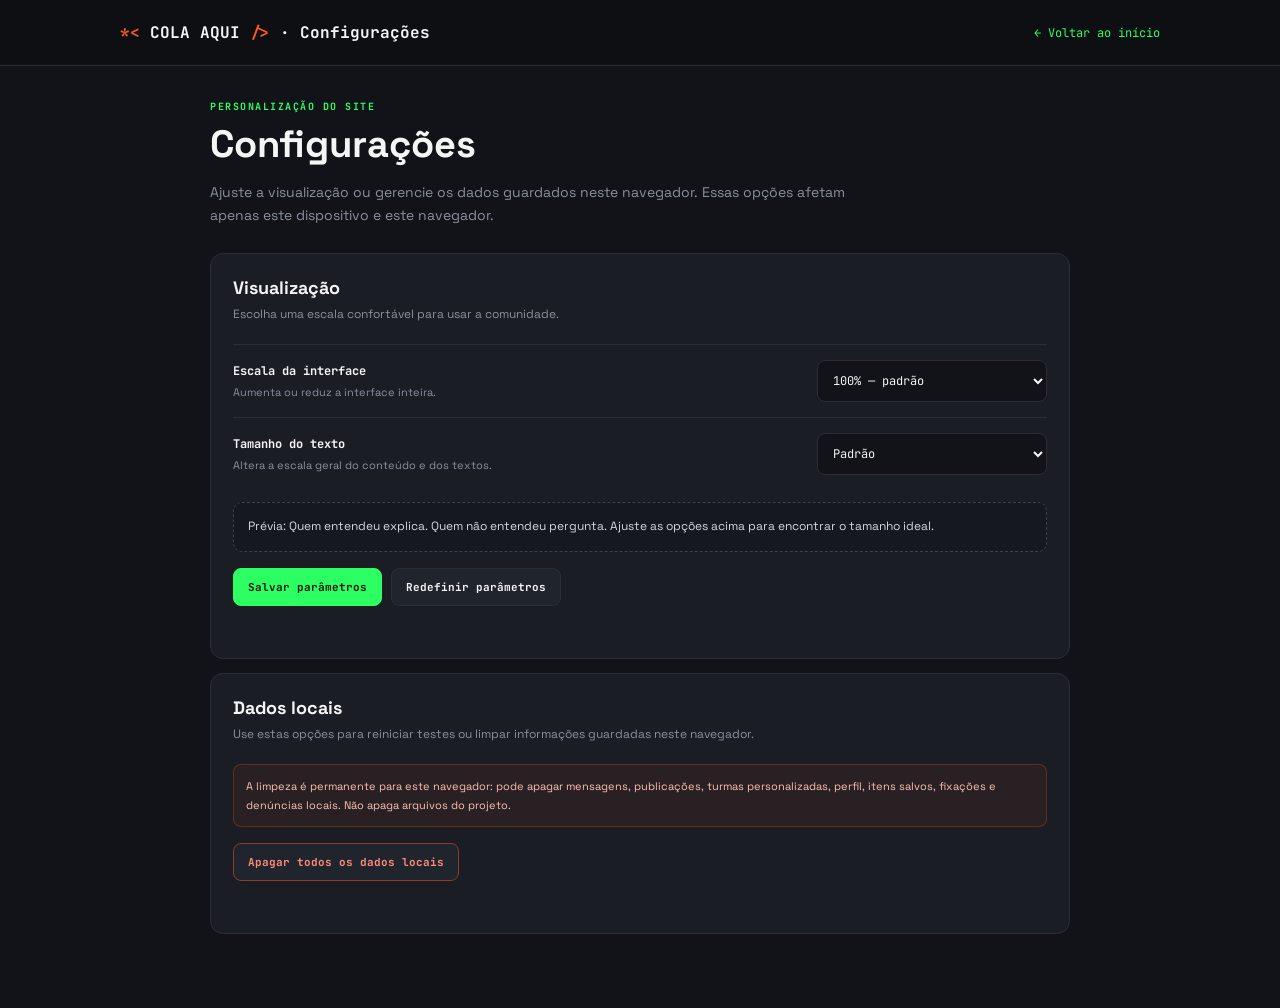
<file: configuracoes.html>
<!doctype html>
<html lang="pt-BR">
<head>
<meta charset="utf-8"><meta name="viewport" content="width=device-width,initial-scale=1"><meta name="theme-color" content="#111318">
<title>Configurações | COLA AQUI</title>
<link rel="preconnect" href="https://fonts.googleapis.com"><link href="https://fonts.googleapis.com/css2?family=JetBrains+Mono:wght@400;500;600;700&family=Space+Grotesk:wght@400;500;600;700&display=swap" rel="stylesheet">
<style>
:root{--bg:#111318;--panel:#15181f;--card:#1a1d24;--card2:#20242d;--green:#2cff62;--orange:#ff5a1f;--border:#2a2e39;--text:#f5f5f5;--muted:#8b90a0}*{box-sizing:border-box}body{margin:0;background:var(--bg);color:var(--text);font-family:"JetBrains Mono",monospace}.top{height:66px;display:flex;align-items:center;justify-content:space-between;gap:16px;padding:0 max(20px,calc((100vw - 1040px)/2));border-bottom:1px solid var(--border);background:#0d0f13}.brand{font-weight:700}.brand span{color:var(--orange)}a{color:var(--green);text-decoration:none;font-size:12px}.wrap{max-width:900px;margin:0 auto;padding:34px 20px 60px}.eyebrow{font-size:10px;letter-spacing:1.5px;color:var(--green);font-weight:700}h1{font:700 clamp(27px,4vw,38px)/1.15 "Space Grotesk",sans-serif;margin:10px 0} .intro{font:14px/1.7 "Space Grotesk",sans-serif;color:var(--muted);max-width:680px;margin-bottom:25px}.card{background:var(--card);border:1px solid var(--border);border-radius:13px;padding:22px;margin:14px 0}.card h2{font:700 18px "Space Grotesk",sans-serif;margin:0 0 6px}.desc{font:12px/1.6 "Space Grotesk",sans-serif;color:var(--muted);margin:0 0 20px}.setting{display:grid;grid-template-columns:minmax(0,1fr) minmax(150px,230px);align-items:center;gap:18px;padding:15px 0;border-top:1px solid var(--border)}.setting strong{display:block;font-size:12px}.setting small{display:block;font:11px/1.5 "Space Grotesk",sans-serif;color:var(--muted);margin-top:5px}select,input[type=range]{width:100%}select{background:var(--bg);color:var(--text);border:1px solid var(--border);border-radius:8px;padding:11px;font:12px "JetBrains Mono",monospace}input[type=range]{accent-color:var(--green)}.preview{background:var(--panel);border:1px dashed #3b414d;border-radius:9px;padding:14px;font:var(--preview-size,12px)/1.6 "Space Grotesk",sans-serif;color:#d5d8e0;margin-top:12px}.actions{display:flex;flex-wrap:wrap;gap:9px;margin-top:16px}.btn{border-radius:8px;padding:11px 14px;font:700 11px "JetBrains Mono",monospace;cursor:pointer;border:1px solid var(--border);background:var(--card2);color:var(--text)}.btn.primary{background:var(--green);border-color:var(--green);color:#10130f}.btn.danger{border-color:#8c3c30;color:#ff8c78}.btn:hover{filter:brightness(1.1)}.warning{font:11px/1.7 "Space Grotesk",sans-serif;color:#ffc0b2;background:#ff5a1f10;border:1px solid #ff5a1f44;border-radius:8px;padding:12px}.status{min-height:18px;color:var(--green);font-size:11px;margin-top:12px}@media(max-width:600px){.setting{grid-template-columns:1fr;gap:10px}.card{padding:17px}.top{padding:0 16px}}
</style></head>
<body><header class="top"><div class="brand"><span>*&lt;</span> COLA AQUI <span>/&gt;</span> · Configurações</div>
<a href="index.html">← Voltar ao início</a></header>
<main class="wrap"><div class="eyebrow">PERSONALIZAÇÃO DO SITE</div><h1>Configurações</h1><p class="intro">Ajuste a visualização ou gerencie os dados guardados neste navegador. Essas opções afetam apenas este dispositivo e este navegador.</p>
<section class="card"><h2>Visualização</h2><p class="desc">Escolha uma escala confortável para usar a comunidade.</p>
<div class="setting"><div><strong>Escala da interface</strong><small>Aumenta ou reduz a interface inteira.</small></div><select id="scale"><option value="0.85">85% — compacta</option><option value="0.9">90%</option><option value="1">100% — padrão</option><option value="1.1">110%</option><option value="1.2">120% — ampliada</option></select></div>
<div class="setting"><div><strong>Tamanho do texto</strong><small>Altera a escala geral do conteúdo e dos textos.</small></div><select id="textSize"><option value="0.9">Pequeno</option><option value="1">Padrão</option><option value="1.1">Grande</option><option value="1.2">Muito grande</option></select></div>
<div class="preview" id="preview">Prévia: Quem entendeu explica. Quem não entendeu pergunta. Ajuste as opções acima para encontrar o tamanho ideal.</div><div class="actions"><button class="btn primary" id="save-settings">Salvar parâmetros</button><button class="btn" id="reset-settings">Redefinir parâmetros</button></div><div class="status" id="settings-status" role="status"></div>
</section>
<section class="card"><h2>Dados locais</h2><p class="desc">Use estas opções para reiniciar testes ou limpar informações guardadas neste navegador.</p><div class="warning">A limpeza é permanente para este navegador: pode apagar mensagens, publicações, turmas personalizadas, perfil, itens salvos, fixações e denúncias locais. Não apaga arquivos do projeto.</div><div class="actions"><button class="btn danger" id="clear-data">Apagar todos os dados locais</button></div><div class="status" id="data-status" role="status"></div></section>
</main>
<script>
"use strict";
const SETTINGS_KEY="cola_aqui_settings_v1",PROFILE_KEY="cola_aqui_comunidade_profile_v1";
const scaleEl=document.getElementById("scale"),textEl=document.getElementById("textSize"),preview=document.getElementById("preview"),status=document.getElementById("settings-status");
function readSettings(){try{return {...{scale:1,textSize:1},...JSON.parse(localStorage.getItem(SETTINGS_KEY)||"{}")}}catch{return {scale:1,textSize:1}}}
function previewSettings(){const s=Number(scaleEl.value)||1,t=Number(textEl.value)||1;preview.style.zoom=String(s*t);preview.style.fontSize=(12*t)+"px"}
function loadSettings(){const s=readSettings();scaleEl.value=String(s.scale);textEl.value=String(s.textSize);previewSettings()}
function saveSettings(){const settings={scale:Number(scaleEl.value)||1,textSize:Number(textEl.value)||1};try{localStorage.setItem(SETTINGS_KEY,JSON.stringify(settings));status.textContent="Parâmetros salvos! Eles serão aplicados na comunidade ao abri-la novamente."}catch{status.textContent="Não foi possível salvar as configurações neste navegador."}}
scaleEl.addEventListener("change",previewSettings);textEl.addEventListener("change",previewSettings);document.getElementById("save-settings").addEventListener("click",saveSettings);
document.getElementById("reset-settings").addEventListener("click",()=>{if(!confirm("Redefinir os parâmetros visuais e voltar à experiência inicial? Suas mensagens e publicações serão preservadas."))return;try{localStorage.removeItem(SETTINGS_KEY);localStorage.setItem(PROFILE_KEY,JSON.stringify({name:"Aluno"}));}catch{}loadSettings();status.textContent="Parâmetros redefinidos. O conteúdo salvo foi preservado."});
document.getElementById("clear-data").addEventListener("click",()=>{if(!confirm("Tem certeza? Isso apagará os dados locais do COLA AQUI neste navegador, incluindo mensagens e publicações. Esta ação não pode ser desfeita."))return;if(!confirm("Confirma mais uma vez a limpeza completa dos dados locais?"))return;try{for(const k of Object.keys(localStorage)){if(k.startsWith("cola_aqui_"))localStorage.removeItem(k)}document.getElementById("data-status").textContent="Dados locais do COLA AQUI apagados. A comunidade abrirá como na primeira visita.";status.textContent="Configurações padrão restauradas.";loadSettings()}catch{document.getElementById("data-status").textContent="O navegador não permitiu apagar todos os dados."}});
loadSettings();
</script></body></html>
</file>
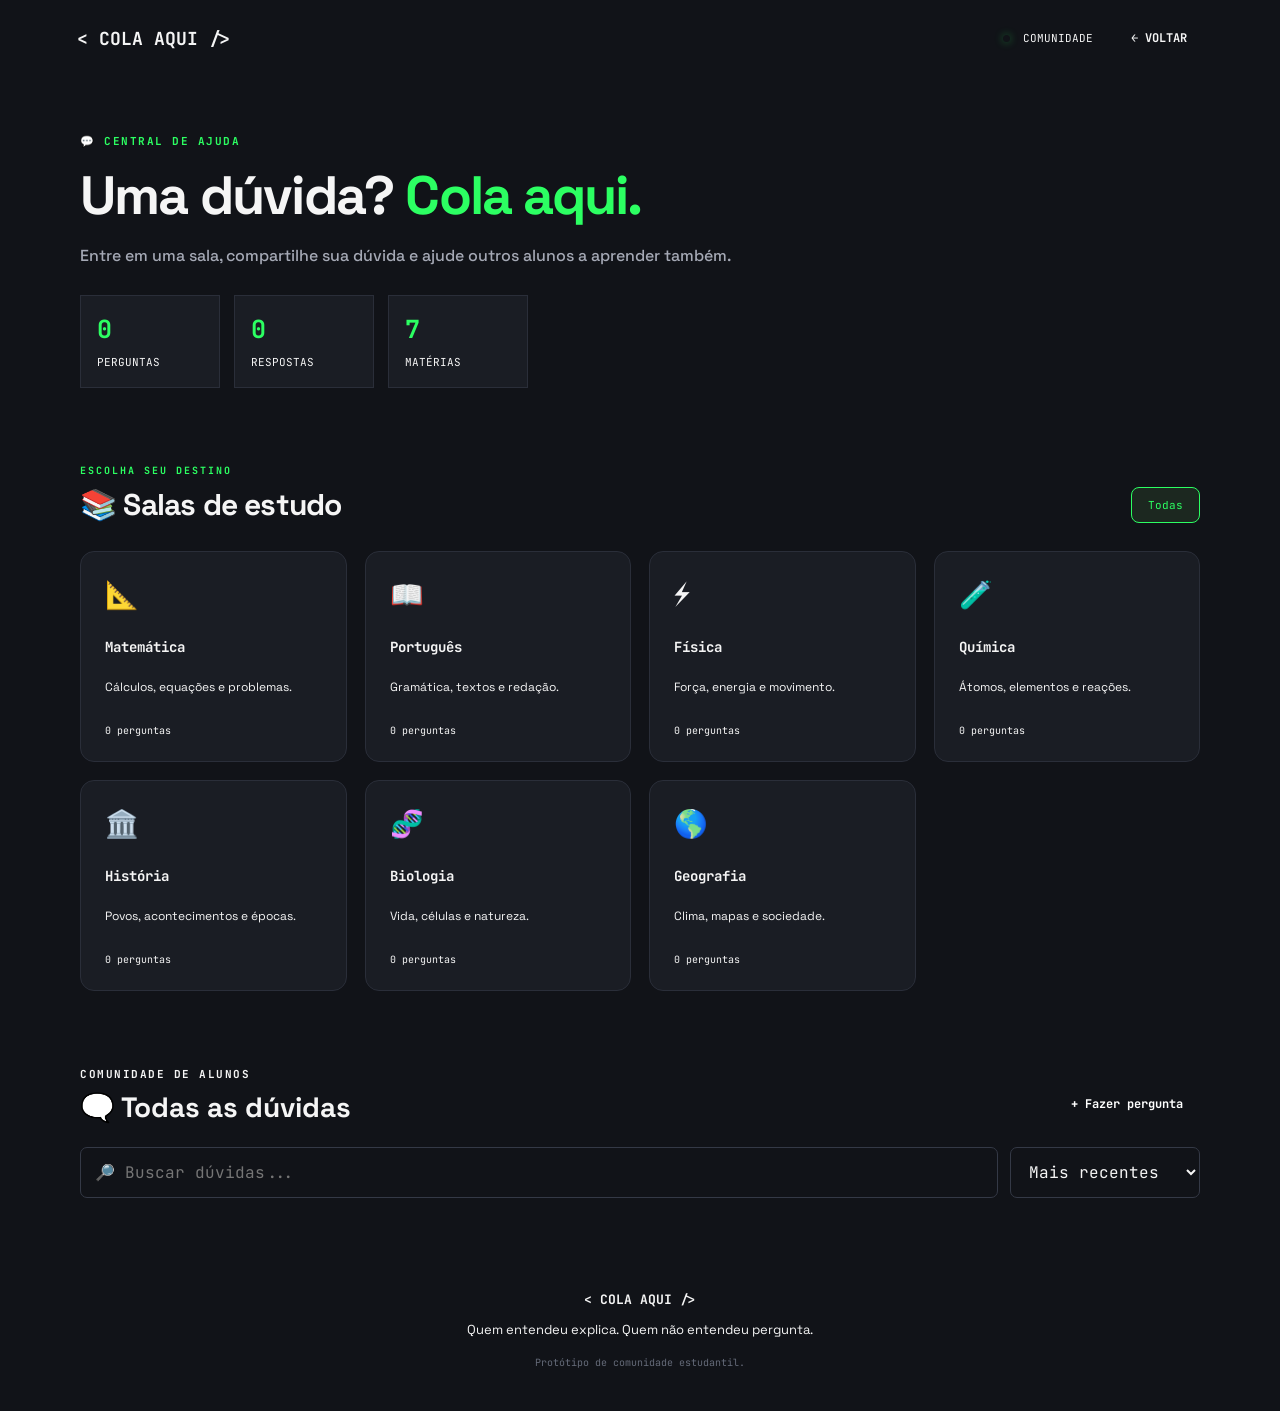
<file: salas.html>
<!DOCTYPE html>
<html lang="pt-br">
<head>
    <meta charset="UTF-8">
    <meta name="viewport" content="width=device-width, initial-scale=1.0">

    <title>Salas de Ajuda | COLA AQUI</title>

<link rel="stylesheet" href="./salas.css">
    <link href="https://fonts.googleapis.com/css2?family=JetBrains+Mono:wght@400;700&family=Space+Grotesk:wght@400;500;600;700&display=swap" rel="stylesheet">
</head>

<body>

<header class="topbar">
    <a href="index.html" class="logo">
        &lt; COLA AQUI <span>/&gt;</span>
    </a>

    <div class="topbar-right">
        <span class="status"><span></span> COMUNIDADE</span>
        <a href="index.html" class="btn-voltar">← VOLTAR</a>
    </div>
</header>

<main class="container">

    <section class="hero">
        <span class="eyebrow">💬 CENTRAL DE AJUDA</span>

        <h1>Uma dúvida? <span>Cola aqui.</span></h1>

        <p>
            Entre em uma sala, compartilhe sua dúvida e ajude
            outros alunos a aprender também.
        </p>

        <div class="stats">
            <div class="stat">
                <strong id="total-perguntas">0</strong>
                <span>PERGUNTAS</span>
            </div>

            <div class="stat">
                <strong id="total-respostas">0</strong>
                <span>RESPOSTAS</span>
            </div>

            <div class="stat">
                <strong>7</strong>
                <span>MATÉRIAS</span>
            </div>
        </div>
    </section>

    <section class="rooms-section">
        <div class="section-heading">
            <div>
                <span class="eyebrow">ESCOLHA SEU DESTINO</span>
                <h2>📚 Salas de estudo</h2>
            </div>

            <button id="btn-todas" class="btn-todas active" type="button">
                Todas
            </button>
        </div>

        <div class="rooms-grid">

            <button class="room-card" data-materia="Matemática" type="button">
                <span class="room-icon">📐</span>
                <span class="room-name">Matemática</span>
                <span class="room-desc">Cálculos, equações e problemas.</span>
                <span class="room-count" data-count="Matemática">0 perguntas</span>
            </button>

            <button class="room-card" data-materia="Português" type="button">
                <span class="room-icon">📖</span>
                <span class="room-name">Português</span>
                <span class="room-desc">Gramática, textos e redação.</span>
                <span class="room-count" data-count="Português">0 perguntas</span>
            </button>

            <button class="room-card" data-materia="Física" type="button">
                <span class="room-icon">⚡</span>
                <span class="room-name">Física</span>
                <span class="room-desc">Força, energia e movimento.</span>
                <span class="room-count" data-count="Física">0 perguntas</span>
            </button>

            <button class="room-card" data-materia="Química" type="button">
                <span class="room-icon">🧪</span>
                <span class="room-name">Química</span>
                <span class="room-desc">Átomos, elementos e reações.</span>
                <span class="room-count" data-count="Química">0 perguntas</span>
            </button>

            <button class="room-card" data-materia="História" type="button">
                <span class="room-icon">🏛️</span>
                <span class="room-name">História</span>
                <span class="room-desc">Povos, acontecimentos e épocas.</span>
                <span class="room-count" data-count="História">0 perguntas</span>
            </button>

            <button class="room-card" data-materia="Biologia" type="button">
                <span class="room-icon">🧬</span>
                <span class="room-name">Biologia</span>
                <span class="room-desc">Vida, células e natureza.</span>
                <span class="room-count" data-count="Biologia">0 perguntas</span>
            </button>

            <button class="room-card" data-materia="Geografia" type="button">
                <span class="room-icon">🌎</span>
                <span class="room-name">Geografia</span>
                <span class="room-desc">Clima, mapas e sociedade.</span>
                <span class="room-count" data-count="Geografia">0 perguntas</span>
            </button>

        </div>
    </section>

    <section class="forum-section" id="forum">

        <div class="section-heading forum-heading">
            <div>
                <span class="eyebrow">COMUNIDADE DE ALUNOS</span>
                <h2 id="titulo-forum">🗨️ Todas as dúvidas</h2>
            </div>

            <button class="btn-publicar" id="btn-abrir-form" type="button">
                + Fazer pergunta
            </button>
        </div>

        <form id="form-pergunta" class="question-form hidden">

            <div class="form-top">
                <h3>✍️ Qual é a sua dúvida?</h3>
                <button id="btn-fechar-form" class="btn-fechar" type="button" aria-label="Fechar formulário">✕</button>
            </div>

            <label for="nome-aluno">Seu nome ou apelido</label>
            <input
                id="nome-aluno"
                type="text"
                maxlength="35"
                placeholder="Ex.: Aluno curioso"
                required>

            <label for="materia-pergunta">Sala da matéria</label>
            <select id="materia-pergunta" required>
                <option value="Matemática">📐 Matemática</option>
                <option value="Português">📖 Português</option>
                <option value="Física">⚡ Física</option>
                <option value="Química">🧪 Química</option>
                <option value="História">🏛️ História</option>
                <option value="Biologia">🧬 Biologia</option>
                <option value="Geografia">🌎 Geografia</option>
            </select>

            <label for="titulo-pergunta">Título da pergunta</label>
            <input
                id="titulo-pergunta"
                type="text"
                maxlength="100"
                placeholder="Ex.: Como resolvo uma equação do segundo grau?"
                required>

            <label for="texto-pergunta">Explique sua dúvida</label>
            <textarea
                id="texto-pergunta"
                rows="4"
                maxlength="1200"
                placeholder="Conte o que você já tentou fazer..."
                required></textarea>

            <button class="btn-publicar submit-btn" type="submit">
                PUBLICAR PERGUNTA ↗
            </button>

            <p class="form-note">
                Protótipo local: sua publicação fica salva neste navegador.
            </p>
        </form>

        <div class="forum-tools">
            <input
                type="search"
                id="buscar-pergunta"
                placeholder="🔎 Buscar dúvidas..."
                aria-label="Buscar dúvidas">

            <select id="filtro-ordem" aria-label="Ordenar perguntas">
                <option value="recentes">Mais recentes</option>
                <option value="respostas">Mais respondidas</option>
            </select>
        </div>

        <div id="lista-perguntas" class="questions-list"></div>

        <p id="mensagem-vazia" class="empty-state hidden">
            <span>🫥</span>
            <strong>Nenhuma dúvida por aqui ainda.</strong>
            <span>Seja o primeiro a fazer uma pergunta nessa sala!</span>
        </p>

    </section>

    <footer>
        <span>&lt; COLA AQUI /&gt;</span>
        <p>Quem entendeu explica. Quem não entendeu pergunta.</p>
        <small>Protótipo de comunidade estudantil.</small>
    </footer>

</main>

<script src="salas.js"></script>

</body>
</html>
</file>
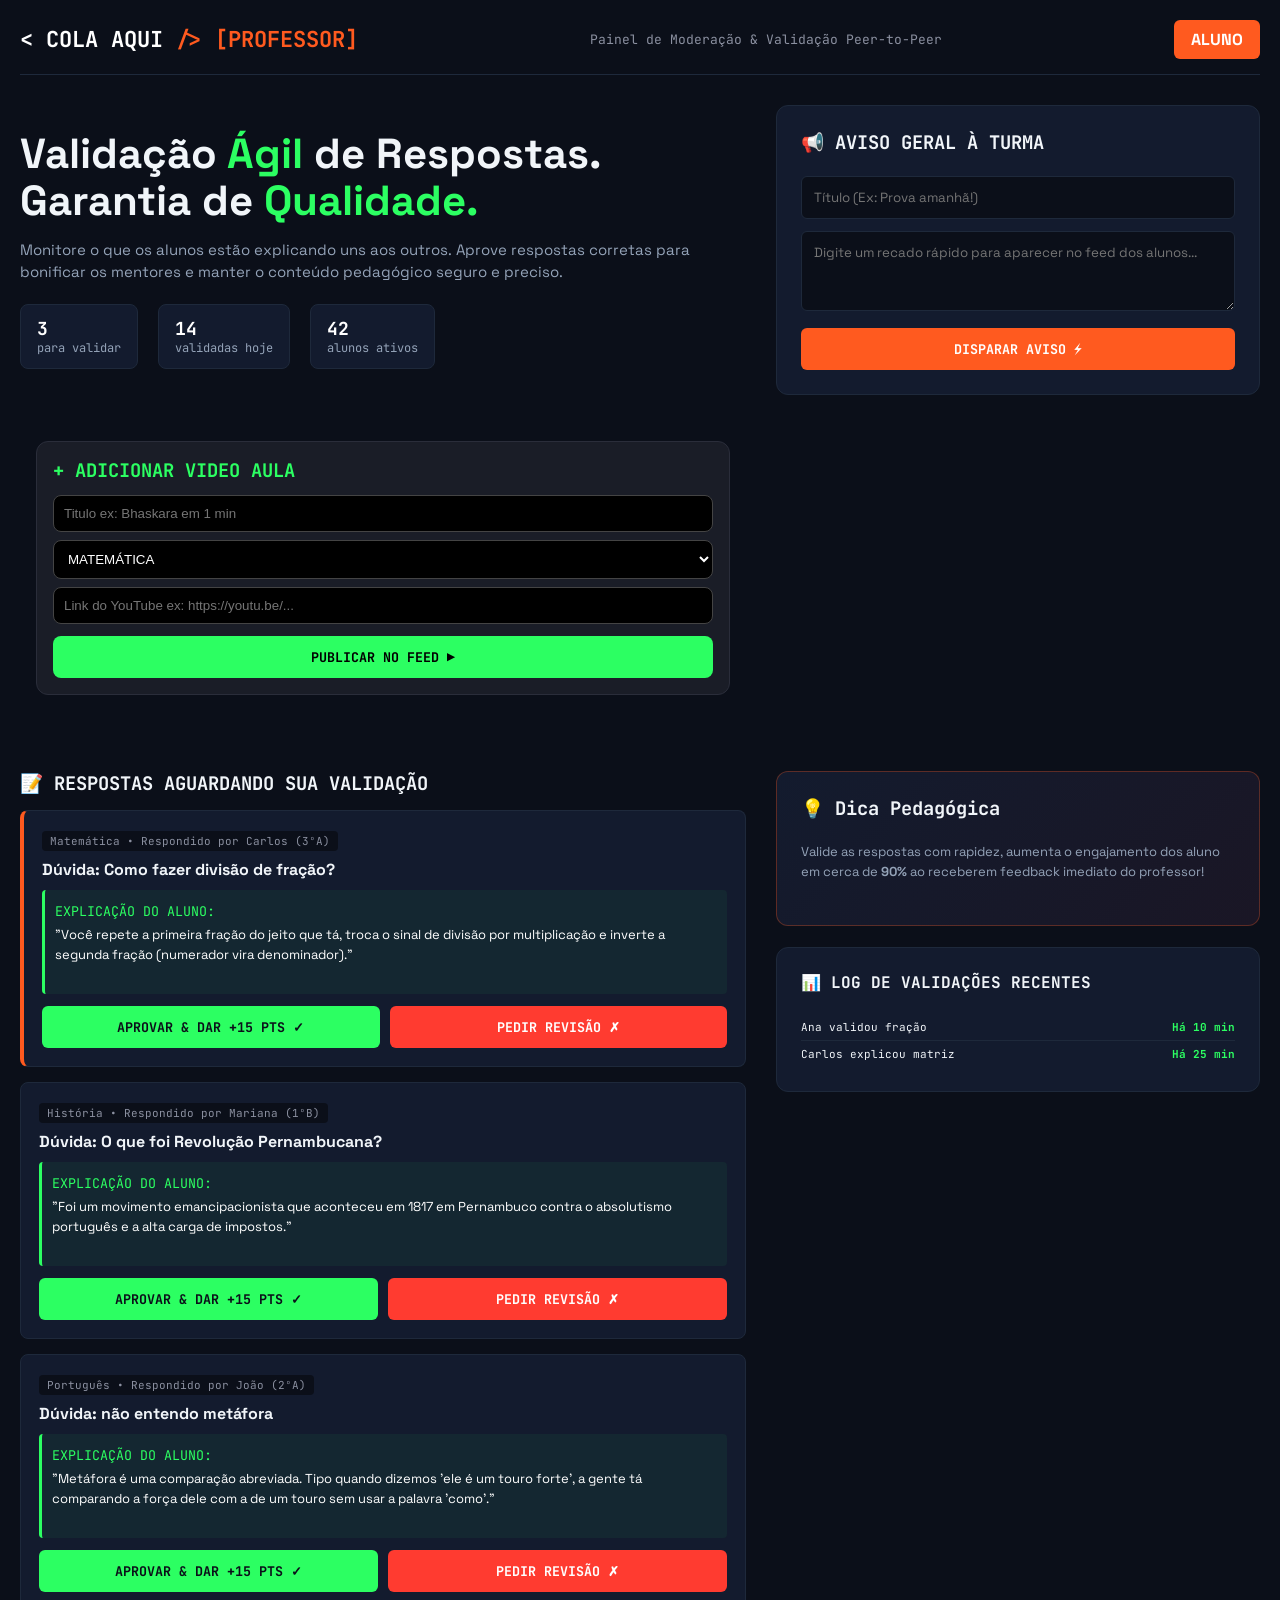
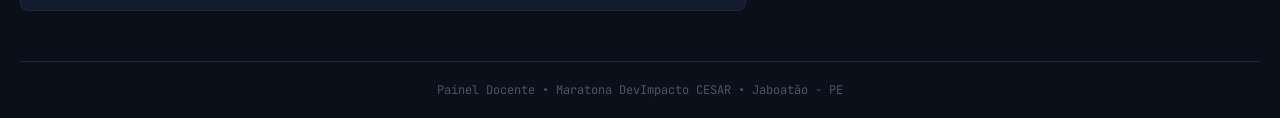
<file: teladoprofessor.html>
<!DOCTYPE html>
<html lang="pt-br">
<head>
<meta charset="UTF-8">
<meta name="viewport" content="width=device-width, initial-scale=1.0">
<title>PAINEL DO PROFESSOR | COLA AQUI</title>
<link rel="stylesheet" href="teladoprof.css">
<link href="https://fonts.googleapis.com/css2?family=JetBrains+Mono:wght@400;700&family=Space+Grotesk:wght@700&display=swap" rel="stylesheet">
</head>
<body>
<header class="top-bar">
  <div class="logo mono">< COLA AQUI <span>/> [PROFESSOR]</span></div>
  <div class="nav mono">Painel de Moderação & Validação Peer-to-Peer</div>
  <div><a href="index.html" class="btn-aluno">ALUNO</a> </div>
</header>

<section class="hero" style="padding-bottom: 20px;">
  <div>
    <h1>Validação <i>Ágil</i> de Respostas.<br>Garantia de <i style="color:#2CFF62">Qualidade.</i></h1>
    <p>Monitore o que os alunos estão explicando uns aos outros. Aprove respostas corretas para bonificar os mentores e manter o conteúdo pedagógico seguro e preciso.</p>
    <div class="stats mono">
      <div class="stat"><b id="count-pendentes">3</b> para validar</div>
      <div class="stat"><b id="count-validadas">14</b> validadas hoje</div>
      <div class="stat"><b>42</b> alunos ativos</div>
    </div>
  </div>
  <div class="card">
    <h3 class="mono">📢 AVISO GERAL À TURMA</h3><br>
    <input class="field" id="aviso-titulo" placeholder="Título (Ex: Prova amanhã!)">
    <textarea class="field" id="aviso-texto" placeholder="Digite um recado rápido para aparecer no feed dos alunos..."></textarea>
    <button class="btn-orange mono" onclick="enviarAviso()">DISPARAR AVISO ⚡</button>
  </div>
  <!-- AREA DO PROFESSOR - ADICIONAR VIDEO -->
<div style="background:#1A1D27;border:1px solid #2A2D3A;border-radius:12px;padding:16px;margin:16px">
  <h3 class="mono" style="color:#2CFF62">+ ADICIONAR VIDEO AULA</h3>

  <input id="tituloVideo" placeholder="Titulo ex: Bhaskara em 1 min" style="width:100%;margin-top:12px;padding:10px;border-radius:8px;border:1px solid #444;background:#000;color:#fff">

  <select id="materiaVideo" style="width:100%;margin-top:8px;padding:10px;border-radius:8px;border:1px solid #444;background:#000;color:#fff">
    <option value="mat">MATEMÁTICA</option>
    <option value="fis">FÍSICA</option>
    <option value="qui">QUÍMICA</option>
    <option value="bio">BIOLOGIA</option>
  </select>

  <input id="linkVideo" placeholder="Link do YouTube ex: https://youtu.be/..." style="width:100%;margin-top:8px;padding:10px;border-radius:8px;border:1px solid #444;background:#000;color:#fff">

  <button onclick="adicionarVideo()" class="mono" style="width:100%;margin-top:12px;background:#2CFF62;border:none;padding:12px;border-radius:8px;font-weight:bold;cursor:pointer">PUBLICAR NO FEED ▶</button>
</div>

<script>
function pegarIdYoutube(url){
  // pega ID de qualquer link do youtube
  let id = "";
  if(url.includes("v=")) id = url.split("v=")[1].split("&")[0];
  else if(url.includes("youtu.be/")) id = url.split("youtu.be/")[1].split("?")[0];
  else if(url.includes("embed/")) id = url.split("embed/")[1].split("?")[0];
  else id = url; // se colou só o ID
  return id;
}

function adicionarVideo(){
  let titulo = document.getElementById('tituloVideo').value;
  let materia = document.getElementById('materiaVideo').value;
  let link = document.getElementById('linkVideo').value;

  if(!titulo ||!link){ alert("Preencha tudo!"); return; }

  let id = pegarIdYoutube(link);
  let videos = JSON.parse(localStorage.getItem('videos_professor') || "[]");

  videos.unshift({ titulo, materia, id, prof: "@prof.voce", data: new Date().toLocaleDateString() });
  localStorage.setItem('videos_professor', JSON.stringify(videos));

  alert("Video publicado! Já tá no feed dos alunos ✅");
  // limpa
  document.getElementById('tituloVideo').value = "";
  document.getElementById('linkVideo').value = "";
}
</script>
</section>

<section class="grid" style="margin-top: 10px;">
  <div>
    <h3 class="mono" style="margin-bottom:14px">📝 RESPOSTAS AGUARDANDO SUA VALIDAÇÃO</h3>
    <div class="feed" id="feed-professor">
      <!-- Item 1 -->
      <div class="duvida urgente" id="val-1">
        <span class="tag mono">Matemática • Respondido por Carlos (3ºA)</span><br>
        <b>Dúvida: Como fazer divisão de fração?</b>
        <div class="resposta-aluno" style="background: rgba(44,255,98,0.05); border-left: 3px solid #2CFF62; padding: 10px; margin: 10px 0; border-radius: 4px;">
          <small class="mono" style="color:#2CFF62">EXPLICAÇÃO DO ALUNO:</small>
          <p style="font-size:13px; color:#fff; margin-top:4px;">"Você repete a primeira fração do jeito que tá, troca o sinal de divisão por multiplicação e inverte a segunda fração (numerador vira denominador)."</p>
        </div>
        <div style="display: flex; gap: 10px; margin-top: 12px;">
          <button class="btn-green mono" style="flex:1;" onclick="aprovarResposta('val-1', 'Carlos (3ºA)', '+15 pts')">APROVAR & DAR +15 PTS ✓</button>
          <button class="btn-orange mono" style="flex:1; background: #FF3B30;" onclick="rejeitarResposta('val-1')">PEDIR REVISÃO ✗</button>
        </div>
      </div>

      <!-- Item 2 -->
      <div class="duvida" id="val-2">
        <span class="tag mono">História • Respondido por Mariana (1ºB)</span><br>
        <b>Dúvida: O que foi Revolução Pernambucana?</b>
        <div class="resposta-aluno" style="background: rgba(44,255,98,0.05); border-left: 3px solid #2CFF62; padding: 10px; margin: 10px 0; border-radius: 4px;">
          <small class="mono" style="color:#2CFF62">EXPLICAÇÃO DO ALUNO:</small>
          <p style="font-size:13px; color:#fff; margin-top:4px;">"Foi um movimento emancipacionista que aconteceu em 1817 em Pernambuco contra o absolutismo português e a alta carga de impostos."</p>
        </div>
        <div style="display: flex; gap: 10px; margin-top: 12px;">
          <button class="btn-green mono" style="flex:1;" onclick="aprovarResposta('val-2', 'Mariana (1ºB)', '+15 pts')">APROVAR & DAR +15 PTS ✓</button>
          <button class="btn-orange mono" style="flex:1; background: #FF3B30;" onclick="rejeitarResposta('val-2')">PEDIR REVISÃO ✗</button>
        </div>
      </div>

      <!-- Item 3 -->
      <div class="duvida" id="val-3">
        <span class="tag mono">Português • Respondido por João (2ºA)</span><br>
        <b>Dúvida: não entendo metáfora</b>
        <div class="resposta-aluno" style="background: rgba(44,255,98,0.05); border-left: 3px solid #2CFF62; padding: 10px; margin: 10px 0; border-radius: 4px;">
          <small class="mono" style="color:#2CFF62">EXPLICAÇÃO DO ALUNO:</small>
          <p style="font-size:13px; color:#fff; margin-top:4px;">"Metáfora é uma comparação abreviada. Tipo quando dizemos 'ele é um touro forte', a gente tá comparando a força dele com a de um touro sem usar a palavra 'como'."</p>
        </div>
        <div style="display: flex; gap: 10px; margin-top: 12px;">
          <button class="btn-green mono" style="flex:1;" onclick="aprovarResposta('val-3', 'João (2ºA)', '+15 pts')">APROVAR & DAR +15 PTS ✓</button>
          <button class="btn-orange mono" style="flex:1; background: #FF3B30;" onclick="rejeitarResposta('val-3')">PEDIR REVISÃO ✗</button>
        </div>
      </div>
    </div>
  </div>

  <div>
    <div class="card pitch">
      <h3 class="mono">💡 Dica Pedagógica</h3><br>
      <p style="font-size:13px">Valide as respostas com rapidez, aumenta o engajamento dos aluno em cerca de  <b>90%</b> ao receberem feedback imediato do professor!</p>
    </div><br>
    <div class="card">
      <h4 class="mono">📊 LOG DE VALIDAÇÕES RECENTES</h4><br>
      <div id="log-validacoes">
        <div class="ranking-item mono" style="font-size:11px; padding:6px 0;"><span>Ana validou fração</span><b style="color:#2CFF62">Há 10 min</b></div>
        <div class="ranking-item mono" style="font-size:11px; padding:6px 0;"><span>Carlos explicou matriz</span><b style="color:#2CFF62">Há 25 min</b></div>
      </div>
    </div>
  </div>
</section>

<footer class="footer mono">Painel Docente • Maratona DevImpacto CESAR • Jaboatão - PE</footer>
<script src="./teladoprofessor.js"></script>
</body>
</html>
</file>
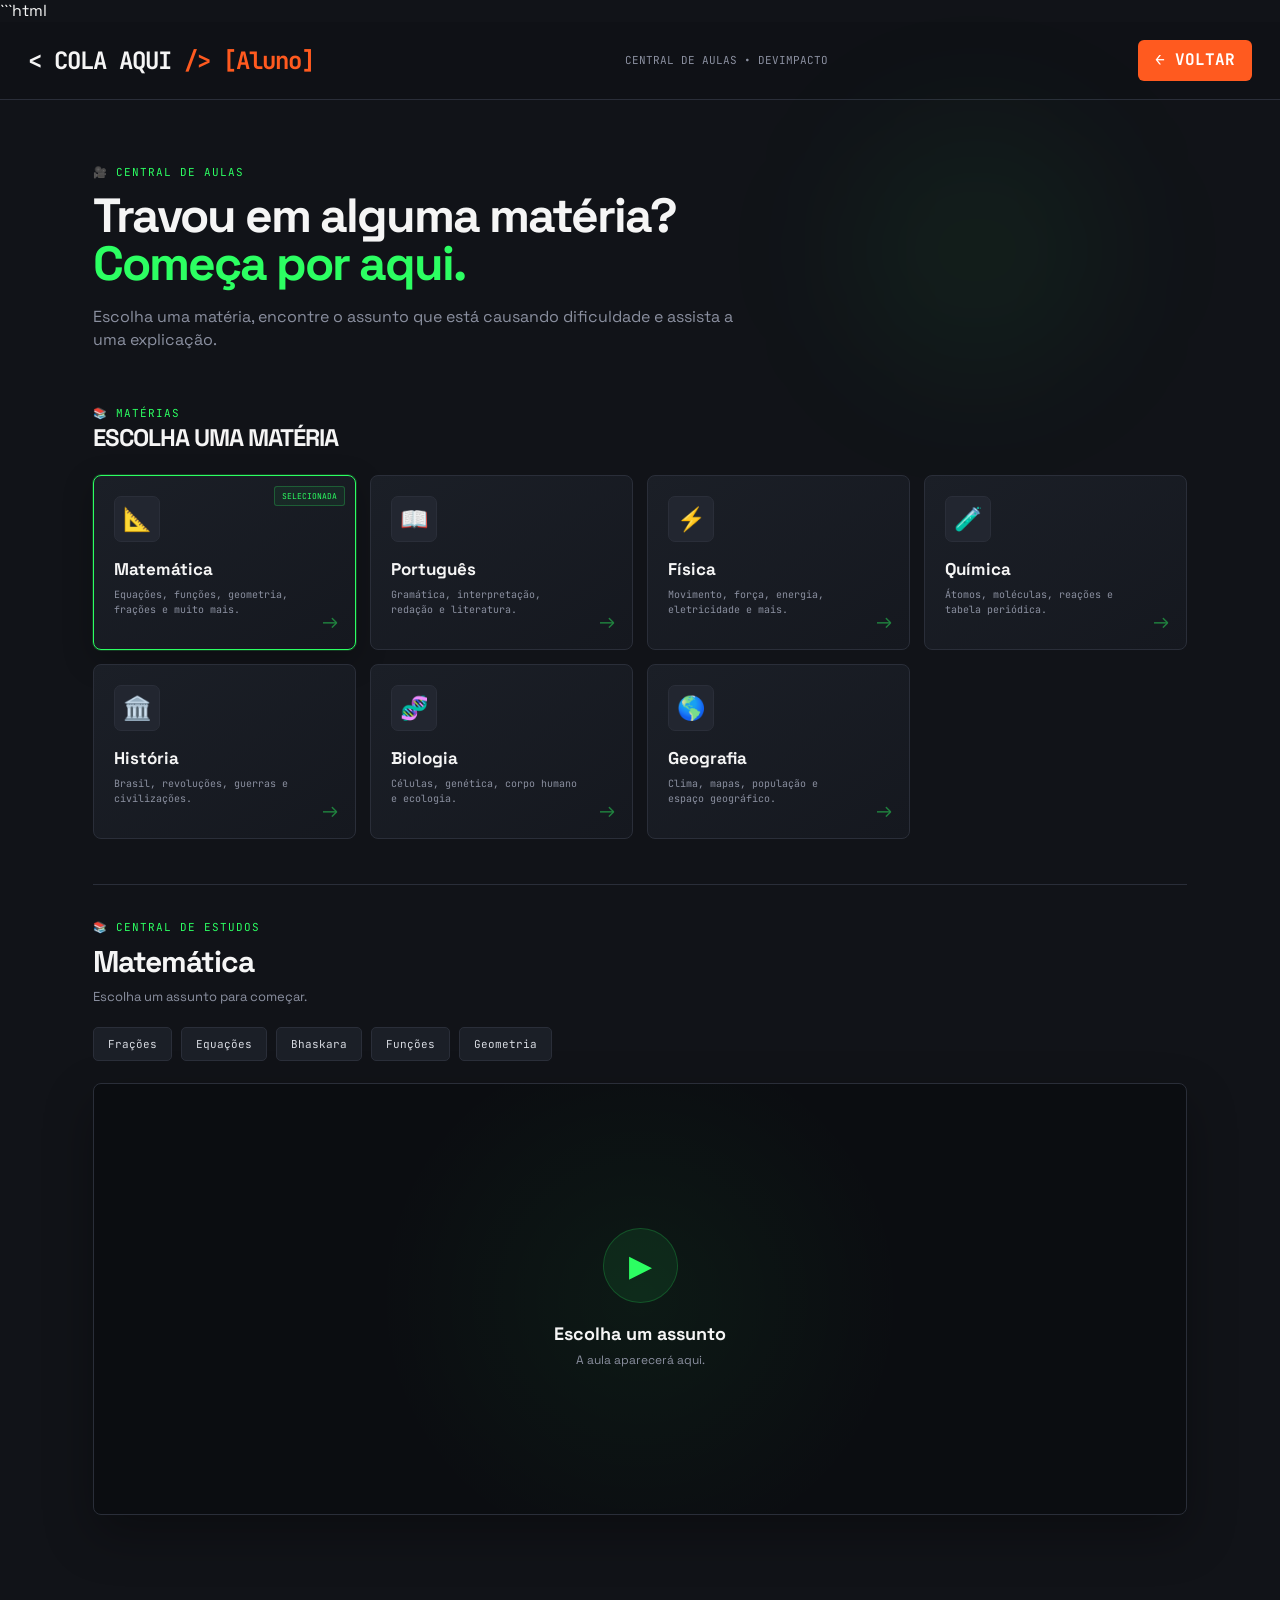
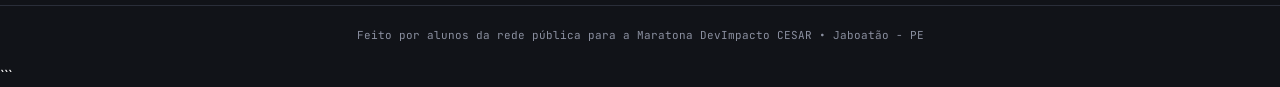
<file: videoaulas.html>
```html
<!DOCTYPE html>
<html lang="pt-br">

<head>
    <meta charset="UTF-8">
    <meta name="viewport" content="width=device-width, initial-scale=1.0">

    <title>Central de Aulas | COLA AQUI</title>

    <!-- CSS -->
    <link rel="stylesheet" href="sttyle.css">

    <!-- Fontes -->
    <link href="https://fonts.googleapis.com/css2?family=JetBrains+Mono:wght@400;700&family=Space+Grotesk:wght@400;700&display=swap" rel="stylesheet">
</head>

<body>

<header class="top-bar">

    <div class="logo mono">
        &lt; COLA AQUI <span>/&gt; [Aluno]</span>
    </div>

    <div class="nav mono">
        CENTRAL DE AULAS • DEVIMPACTO
    </div>

    <div class="mono">
        <a href="index.html" class="btn-professor">
            ← VOLTAR
        </a>
    </div>

</header>


<main class="central-aulas">

    <!-- CABEÇALHO -->
    <section class="aulas-hero">

        <div>

            <span class="mono aulas-label">
                🎥 CENTRAL DE AULAS
            </span>

            <h1>
                Travou em alguma matéria?
                <i>Começa por aqui.</i>
            </h1>

            <p>
                Escolha uma matéria, encontre o assunto que está causando
                dificuldade e assista a uma explicação.
            </p>

        </div>

    </section>


    <!-- MATÉRIAS -->
    <section class="materias-aulas">

        <div class="section-head">

            <div>

                <span class="mono aulas-label">
                    📚 MATÉRIAS
                </span>

                <h2>
                    ESCOLHA UMA MATÉRIA
                </h2>

            </div>

        </div>


        <div class="aulas-materias-grid">

            <!-- MATEMÁTICA -->
            <button
                type="button"
                class="aula-materia-card ativa"
                onclick="selecionarAulaMateria('matematica', this)">

                <span class="aula-icon">📐</span>

                <strong>Matemática</strong>

                <small>
                    Equações, funções, geometria,
                    frações e muito mais.
                </small>

                <span class="aula-arrow">→</span>

            </button>


            <!-- PORTUGUÊS -->
            <button
                type="button"
                class="aula-materia-card"
                onclick="selecionarAulaMateria('portugues', this)">

                <span class="aula-icon">📖</span>

                <strong>Português</strong>

                <small>
                    Gramática, interpretação,
                    redação e literatura.
                </small>

                <span class="aula-arrow">→</span>

            </button>


            <!-- FÍSICA -->
            <button
                type="button"
                class="aula-materia-card"
                onclick="selecionarAulaMateria('fisica', this)">

                <span class="aula-icon">⚡</span>

                <strong>Física</strong>

                <small>
                    Movimento, força, energia,
                    eletricidade e mais.
                </small>

                <span class="aula-arrow">→</span>

            </button>


            <!-- QUÍMICA -->
            <button
                type="button"
                class="aula-materia-card"
                onclick="selecionarAulaMateria('quimica', this)">

                <span class="aula-icon">🧪</span>

                <strong>Química</strong>

                <small>
                    Átomos, moléculas,
                    reações e tabela periódica.
                </small>

                <span class="aula-arrow">→</span>

            </button>


            <!-- HISTÓRIA -->
            <button
                type="button"
                class="aula-materia-card"
                onclick="selecionarAulaMateria('historia', this)">

                <span class="aula-icon">🏛️</span>

                <strong>História</strong>

                <small>
                    Brasil, revoluções,
                    guerras e civilizações.
                </small>

                <span class="aula-arrow">→</span>

            </button>


            <!-- BIOLOGIA -->
            <button
                type="button"
                class="aula-materia-card"
                onclick="selecionarAulaMateria('biologia', this)">

                <span class="aula-icon">🧬</span>

                <strong>Biologia</strong>

                <small>
                    Células, genética,
                    corpo humano e ecologia.
                </small>

                <span class="aula-arrow">→</span>

            </button>


            <!-- GEOGRAFIA -->
            <button
                type="button"
                class="aula-materia-card"
                onclick="selecionarAulaMateria('geografia', this)">

                <span class="aula-icon">🌎</span>

                <strong>Geografia</strong>

                <small>
                    Clima, mapas, população
                    e espaço geográfico.
                </small>

                <span class="aula-arrow">→</span>

            </button>

        </div>

    </section>


    <!-- CONTEÚDO DA MATÉRIA -->
    <section class="conteudo-aulas" id="conteudo-aulas">

        <div class="conteudo-header">

            <div>

                <span class="mono aulas-label">
                    📚 CENTRAL DE ESTUDOS
                </span>

                <h2 id="titulo-materia">
                    Matemática
                </h2>

                <p id="descricao-materia">
                    Escolha um assunto para começar.
                </p>

            </div>

        </div>


        <!-- ASSUNTOS: PREENCHIDOS PELO JAVASCRIPT -->
        <div class="assuntos" id="assuntos">

            <button type="button" onclick="abrirAula('Frações')">
                Frações
            </button>

            <button type="button" onclick="abrirAula('Equações')">
                Equações
            </button>

            <button type="button" onclick="abrirAula('Bhaskara')">
                Bhaskara
            </button>

            <button type="button" onclick="abrirAula('Funções')">
                Funções
            </button>

            <button type="button" onclick="abrirAula('Geometria')">
                Geometria
            </button>

        </div>


        <!-- PLAYER -->
        <div class="player-area" id="player-area">

            <div class="player-placeholder">

                <span>▶</span>

                <h3>
                    Escolha um assunto
                </h3>

                <p>
                    A aula aparecerá aqui.
                </p>

            </div>

        </div>


        <!-- FEEDBACK -->
        <div
            class="entendeu-card"
            id="entendeu-card"
            style="display: none;">

            <div>

                <span class="mono">
                    🤔 E AÍ?
                </span>

                <h3>
                    Você entendeu?
                </h3>

                <p>
                    Se a explicação resolveu sua dúvida,
                    show! Caso contrário, a turma pode ajudar.
                </p>

            </div>

            <div class="entendeu-buttons">

                <button
                    type="button"
                    class="entendeu-sim"
                    onclick="entendeuAula()">

                    ✓ ENTENDI

                </button>

                <button
                    type="button"
                    class="entendeu-nao"
                    onclick="naoEntendeu()">

                    ✕ AINDA NÃO

                </button>

            </div>

        </div>


        <!-- PERGUNTA -->
        <div
            class="pergunta-final"
            id="pergunta-final"
            style="display: none;">

            <span class="mono">
                💬 PRECISA DE MAIS AJUDA?
            </span>

            <h3>
                Pergunte para a turma.
            </h3>

            <p>
                Explique onde você travou e deixe
                outros alunos ajudarem.
            </p>

            <a
                href="index.html"
                class="btn-orange pergunta-btn">

                PERGUNTAR PARA A TURMA →

            </a>

        </div>

    </section>

</main>


<!-- RODAPÉ -->
<footer class="footer mono">

    Feito por alunos da rede pública
    para a Maratona DevImpacto CESAR • Jaboatão - PE

</footer>


<!-- JAVASCRIPT: CARREGADO COMO SCRIPT, NÃO COMO CSS -->
<script src="videoaulas.js"></script>

</body>
</html>
```
</file>
<file: salas.css>
css
:root {
    --bg: #111318;
    --card: #1A1D24;
    --card2: #15181F;
    --green: #2CFF62;
    --orange: #FF5A1F;
    --border: #2A2E39;
    --text: #F5F5F5;
    --muted: #8B90A0;
}

* {
    box-sizing: border-box;
    margin: 0;
    padding: 0;
}

html {
    scroll-behavior: smooth;
}

body {
    min-height: 100vh;
    background: var(--bg);
    color: var(--text);
    font-family: "JetBrains Mono", monospace;
}

button,
input,
select,
textarea {
    font: inherit;
}

button,
a,
select {
    -webkit-tap-highlight-color: transparent;
}

button {
    cursor: pointer;
}

a {
    color: inherit;
    text-decoration: none;
}

.topbar {
    min-height: 76px;
    padding: 16px 6%;
    display: flex;
    justify-content: space-between;
    align-items: center;
    gap: 20px;
    border-bottom: 1px solid var(--border);
    background: #111318;
}

.logo {
    font-size: 18px;
    font-weight: 700;
    white-space: nowrap;
}

.logo span,
footer > span {
    color: var(--green);
}

.topbar-right {
    display: flex;
    align-items: center;
    gap: 22px;
}

.status {
    color: var(--muted);
    font-size: 11px;
}

.status span {
    display: inline-block;
    width: 7px;
    height: 7px;
    margin-right: 6px;
    background: var(--green);
    border-radius: 50%;
    box-shadow: 0 0 8px #2cff6266;
}

.btn-voltar {
    padding: 12px 16px;
    border-radius: 8px;
    background: var(--orange);
    font-size: 12px;
    font-weight: 700;
    transition: 0.2s;
}

.btn-voltar:hover,
.btn-publicar:hover {
    background: #ff7545;
    transform: translateY(-1px);
}

.container {
    width: min(1120px, 90%);
    margin: 0 auto;
}

.hero {
    padding: 58px 0 44px;
}

.eyebrow {
    display: block;
    color: var(--green);
    font-size: 11px;
    font-weight: 700;
    letter-spacing: 1.5px;
    margin-bottom: 15px;
}

.hero h1 {
    font-family: "Space Grotesk", sans-serif;
    font-size: clamp(32px, 5vw, 52px);
    line-height: 1.1;
    margin-bottom: 18px;
}

.hero h1 span {
    color: var(--orange);
}

.hero > p {
    max-width: 650px;
    color: var(--muted);
    font-family: "Space Grotesk", sans-serif;
    font-size: 16px;
    line-height: 1.7;
}

.stats {
    display: flex;
    gap: 14px;
    flex-wrap: wrap;
    margin-top: 30px;
}

.stat {
    min-width: 140px;
    padding: 15px 18px;
    background: var(--card);
    border: 1px solid var(--border);
    border-radius: 10px;
}

.stat strong {
    display: block;
    color: var(--green);
    font-size: 24px;
    margin-bottom: 5px;
}

.stat span {
    color: var(--muted);
    font-size: 10px;
}

.rooms-section,
.forum-section {
    padding: 32px 0 44px;
    border-top: 1px solid var(--border);
}

.section-heading {
    display: flex;
    justify-content: space-between;
    align-items: center;
    gap: 18px;
    margin-bottom: 22px;
}

.section-heading .eyebrow {
    margin-bottom: 8px;
}

.section-heading h2 {
    font-family: "Space Grotesk", sans-serif;
    font-size: clamp(21px, 3vw, 28px);
}

.btn-todas {
    padding: 10px 16px;
    color: var(--muted);
    background: var(--card);
    border: 1px solid var(--border);
    border-radius: 7px;
}

.btn-todas.active {
    color: var(--green);
    border-color: var(--green);
}

.rooms-grid {
    display: grid;
    grid-template-columns: repeat(4, minmax(0, 1fr));
    gap: 14px;
}

.room-card {
    display: flex;
    flex-direction: column;
    align-items: flex-start;
    min-height: 170px;
    padding: 19px;
    text-align: left;
    color: var(--text);
    background: var(--card);
    border: 1px solid var(--border);
    border-radius: 12px;
    transition: transform 0.2s, border-color 0.2s, background 0.2s;
}

.room-card:hover {
    transform: translateY(-3px);
    border-color: var(--green);
}

.room-card.active {
    border-color: var(--green);
    background: #1c2820;
    box-shadow: 0 0 0 1px #2cff6222;
}

.room-icon {
    font-size: 27px;
    margin-bottom: 12px;
}

.room-name {
    font-weight: 700;
    font-size: 14px;
    margin-bottom: 8px;
}

.room-desc {
    color: var(--muted);
    font-family: "Space Grotesk", sans-serif;
    font-size: 12px;
    line-height: 1.5;
}

.room-count {
    margin-top: auto;
    padding-top: 14px;
    color: var(--green);
    font-size: 10px;
}

.forum-heading {
    align-items: flex-end;
}

.btn-publicar {
    padding: 13px 17px;
    color: #fff;
    background: var(--orange);
    border: 0;
    border-radius: 8px;
    font-size: 12px;
    font-weight: 700;
    transition: 0.2s;
}

.question-form {
    margin-bottom: 24px;
    padding: 24px;
    background: var(--card);
    border: 1px solid var(--border);
    border-radius: 12px;
}

.form-top {
    display: flex;
    justify-content: space-between;
    align-items: center;
    gap: 12px;
    margin-bottom: 22px;
}

.form-top h3 {
    font-family: "Space Grotesk", sans-serif;
    font-size: 21px;
}

.btn-fechar {
    padding: 7px 10px;
    color: var(--muted);
    background: transparent;
    border: 1px solid var(--border);
    border-radius: 6px;
}

.question-form label {
    display: block;
    margin: 17px 0 8px;
    color: var(--muted);
    font-size: 12px;
}

.question-form input,
.question-form select,
.question-form textarea,
.forum-tools input,
.forum-tools select,
.reply-form textarea {
    width: 100%;
    padding: 13px 14px;
    color: var(--text);
    background: #111318;
    border: 1px solid #343946;
    border-radius: 7px;
    outline: none;
}

.question-form input:focus,
.question-form select:focus,
.question-form textarea:focus,
.forum-tools input:focus,
.forum-tools select:focus,
.reply-form textarea:focus {
    border-color: var(--green);
}

.question-form textarea,
.reply-form textarea {
    resize: vertical;
    line-height: 1.6;
}

.submit-btn {
    width: 100%;
    margin-top: 20px;
}

.form-note {
    margin-top: 12px;
    color: var(--muted);
    font-size: 10px;
    line-height: 1.6;
}

.forum-tools {
    display: grid;
    grid-template-columns: 1fr 190px;
    gap: 12px;
    margin-bottom: 18px;
}

.questions-list {
    display: grid;
    gap: 14px;
}

.question-card {
    padding: 22px;
    background: var(--card);
    border: 1px solid var(--border);
    border-radius: 12px;
}

.question-card:hover {
    border-color: #424958;
}

.question-meta {
    display: flex;
    justify-content: space-between;
    align-items: center;
    gap: 12px;
    flex-wrap: wrap;
    margin-bottom: 15px;
}

.subject-tag {
    display: inline-block;
    padding: 7px 10px;
    color: var(--green);
    background: #2cff6210;
    border: 1px solid #2cff6233;
    border-radius: 6px;
    font-size: 10px;
    font-weight: 700;
}

.question-date {
    color: var(--muted);
    font-size: 10px;
}

.question-card h3 {
    font-family: "Space Grotesk", sans-serif;
    font-size: 20px;
    line-height: 1.4;
    margin-bottom: 10px;
    overflow-wrap: anywhere;
}

.question-text {
    color: #c3c7d1;
    font-family: "Space Grotesk", sans-serif;
    font-size: 14px;
    line-height: 1.8;
    white-space: pre-wrap;
    overflow-wrap: anywhere;
}

.question-footer {
    display: flex;
    align-items: center;
    justify-content: space-between;
    gap: 12px;
    flex-wrap: wrap;
    padding-top: 18px;
    margin-top: 18px;
    border-top: 1px solid var(--border);
}

.author {
    color: var(--muted);
    font-size: 11px;
}

.author strong {
    color: var(--text);
}

.btn-responder {
    padding: 9px 12px;
    color: var(--green);
    background: transparent;
    border: 1px solid #2cff6255;
    border-radius: 7px;
    font-size: 11px;
    font-weight: 700;
}

.btn-responder:hover {
    background: #2cff6210;
}

.reply-count {
    color: var(--muted);
    font-size: 11px;
}

.replies {
    display: grid;
    gap: 10px;
    margin-top: 18px;
}

.reply {
    padding: 14px;
    background: var(--card2);
    border-left: 3px solid var(--green);
    border-radius: 5px;
}

.reply strong {
    color: var(--green);
    font-size: 11px;
}

.reply p {
    margin-top: 7px;
    color: #c3c7d1;
    font-family: "Space Grotesk", sans-serif;
    font-size: 13px;
    line-height: 1.7;
    white-space: pre-wrap;
    overflow-wrap: anywhere;
}

.reply-form {
    display: grid;
    gap: 10px;
    margin-top: 14px;
}

.reply-form input {
    width: 100%;
    padding: 11px 12px;
    color: var(--text);
    background: #111318;
    border: 1px solid #343946;
    border-radius: 7px;
    outline: none;
}

.reply-form button {
    justify-self: start;
    padding: 10px 14px;
    color: #111318;
    background: var(--green);
    border: 0;
    border-radius: 7px;
    font-size: 11px;
    font-weight: 700;
}

.empty-state {
    padding: 48px 20px;
    text-align: center;
    color: var(--muted);
    background: var(--card);
    border: 1px dashed #343946;
    border-radius: 12px;
}

.empty-state span,
.empty-state strong {
    display: block;
    margin-bottom: 10px;
}

.empty-state span:first-child {
    font-size: 30px;
}

.empty-state strong {
    color: var(--text);
}

.hidden {
    display: none !important;
}

footer {
    padding: 28px 0 40px;
    border-top: 1px solid var(--border);
    text-align: center;
}

footer > span {
    font-weight: 700;
    font-size: 13px;
}

footer p {
    margin: 12px 0;
    font-family: "Space Grotesk", sans-serif;
    color: var(--muted);
    font-size: 13px;
}

footer small {
    color: #656b79;
    font-size: 10px;
}

@media (max-width: 900px) {
    .rooms-grid {
        grid-template-columns: repeat(2, minmax(0, 1fr));
    }
}

@media (max-width: 600px) {
    .topbar {
        padding: 14px 5%;
    }

    .logo {
        font-size: 14px;
    }

    .topbar-right {
        gap: 10px;
    }

    .status {
        display: none;
    }

    .btn-voltar {
        padding: 10px;
        font-size: 10px;
    }

    .container {
        width: 92%;
    }

    .hero {
        padding: 38px 0 30px;
    }

    .stats {
        gap: 8px;
    }

    .stat {
        flex: 1;
        min-width: 90px;
        padding: 12px;
    }

    .stat strong {
        font-size: 20px;
    }

    .stat span {
        font-size: 9px;
    }

    .rooms-grid {
        gap: 9px;
    }

    .room-card {
        min-height: 165px;
        padding: 13px;
    }

    .room-name {
        font-size: 12px;
    }

    .room-desc {
        font-size: 11px;
    }

    .section-heading {
        align-items: flex-start;
    }

    .forum-heading {
        flex-direction: column;
        align-items: stretch;
    }

    .btn-publicar {
        width: 100%;
    }

    .forum-tools {
        grid-template-columns: 1fr;
    }

    .question-form,
    .question-card {
        padding: 16px;
    }

    .question-card h3 {
        font-size: 18px;
    }
}

/* CORREÇÃO DEFINITIVA DO FUNDO */

html {
    min-height: 100%;
    background-color: #111318 !important;
}

body {
    min-height: 100vh;
    background-color: #111318 !important;
    color: #F5F5F5;
}

.container {
    background-color: transparent;
}

.hero,
.rooms-section,
.forum-section {
    background-color: transparent;
}

/* CARDS DAS SALAS DE ESTUDO */

.rooms-grid {
    display: grid;
    grid-template-columns: repeat(4, minmax(0, 1fr));
    gap: 18px;
    margin-top: 28px;
}

.room-card {
    display: flex;
    flex-direction: column;
    align-items: flex-start;
    justify-content: flex-start;
    gap: 14px;

    min-height: 170px;
    padding: 24px;

    background: #1A1D24 !important;
    color: #F5F5F5 !important;
    border: 1px solid #2A2E39;
    border-radius: 14px;

    text-align: left;
    cursor: pointer;
    transition: transform 0.2s ease, border-color 0.2s ease;
}

.room-card:hover {
    transform: translateY(-4px);
    border-color: #2CFF62;
}

.room-card h3,
.room-card p,
.room-card span {
    color: #F5F5F5;
}

.room-card p {
    color: #8B90A0;
    line-height: 1.6;
}

@media (max-width: 900px) {
    .rooms-grid {
        grid-template-columns: repeat(2, minmax(0, 1fr));
    }
}

@media (max-width: 500px) {
    .rooms-grid {
        grid-template-columns: 1fr;
    }

    .room-card {
        min-height: 140px;
    }
}

/* =================================
   TÍTULO — SALAS DE ESTUDO
   ================================= */

.rooms-section .section-heading {
    display: flex;
    justify-content: space-between;
    align-items: flex-end;
    gap: 20px;
    margin-bottom: 28px;
}

.rooms-section .section-heading .eyebrow {
    color: #2CFF62;
    font-family: "JetBrains Mono", monospace;
    font-size: 10px;
    font-weight: 700;
    letter-spacing: 2px;
    text-transform: uppercase;
    margin-bottom: 10px;
}

.rooms-section .section-heading h2 {
    color: #F5F5F5;
    font-family: "Space Grotesk", sans-serif;
    font-size: clamp(24px, 3vw, 30px);
    font-weight: 700;
    line-height: 1.2;
    letter-spacing: -0.8px;
}

.rooms-section .btn-todas {
    color: #8B90A0;
    background: #1A1D24;
    border: 1px solid #2A2E39;
    border-radius: 8px;
    padding: 10px 16px;
    font-family: "JetBrains Mono", monospace;
    font-size: 11px;
    transition: all 0.2s ease;
}

.rooms-section .btn-todas:hover,
.rooms-section .btn-todas.active {
    color: #2CFF62;
    border-color: #2CFF62;
    background: #1c2820;
}

@media (max-width: 600px) {
    .rooms-section .section-heading h2 {
        font-size: 23px;
    }

    .rooms-section .section-heading {
        align-items: center;
        gap: 12px;
    }
}

css
/* =========================================
   COLA AQUI — IDENTIDADE VISUAL DO HERO
   ========================================= */

.hero {
    position: relative;
    padding: 54px 0 48px;
    max-width: 100%;
}

.hero .eyebrow {
    color: #2CFF62;
    font-size: 11px;
    font-weight: 700;
    letter-spacing: 1.5px;
    text-transform: uppercase;
    margin-bottom: 20px;
}

/* Título principal */
.hero h1 {
    max-width: 850px;
    margin: 0 0 20px;
    color: #F5F5F5;
    font-family: "Space Grotesk", sans-serif;
    font-size: clamp(38px, 5.2vw, 54px);
    font-weight: 700;
    line-height: 1.02;
    letter-spacing: -1.8px;
}

/* Palavra destacada */
.hero h1 span {
    color: #2CFF62;
}

/* Texto de apresentação */
.hero > p {
    max-width: 690px;
    margin: 0;
    color: #A5A9B5;
    font-family: "Space Grotesk", sans-serif;
    font-size: 16px;
    font-weight: 500;
    line-height: 1.65;
}

/* Cards de estatísticas */
.hero .stats {
    display: flex;
    align-items: stretch;
    flex-wrap: wrap;
    gap: 14px;
    margin-top: 26px;
}

.hero .stat {
    min-width: 140px;
    padding: 16px;
    background: #1A1D24;
    border: 1px solid #2A2E39;
    border-radius: 0;
    transition: border-color 0.2s ease,
                transform 0.2s ease;
}

.hero .stat:hover {
    border-color: #2CFF62;
    transform: translateY(-2px);
}

.hero .stat strong {
    display: block;
    margin-bottom: 4px;
    color: #2CFF62;
    font-family: "JetBrains Mono", monospace;
    font-size: 25px;
    font-weight: 700;
}

.hero .stat span {
    color: #F5F5F5;
    font-family: "JetBrains Mono", monospace;
    font-size: 11px;
    line-height: 1.5;
}

/* Ajustes para celular */
@media (max-width: 600px) {
    .hero {
        padding: 40px 0 32px;
    }

    .hero h1 {
        font-size: clamp(34px, 9vw, 44px);
        letter-spacing: -1.2px;
    }

    .hero > p {
        font-size: 14px;
    }

    .hero .stats {
        display: grid;
        grid-template-columns: repeat(2, minmax(0, 1fr));
        gap: 10px;
    }

    .hero .stat {
        min-width: 0;
        padding: 13px;
    }

    .hero .stat strong {
        font-size: 21px;
    }

    .hero .stat span {
        font-size: 9px;
    }

    .hero .stat:last-child {
        grid-column: 1 / -1;
    }
}
</file>
<file: teladoprof.css>
* { box-sizing: border-box; margin: 0; padding: 0; }
body {
  background-color: #0b0f19;
  color: #f1f5f9;
  font-family: 'Space Grotesk', sans-serif;
  padding: 20px;
}
.mono { font-family: 'JetBrains Mono', monospace; }

.top-bar {
  display: flex;
  justify-content: space-between;
  align-items: center;
  border-bottom: 1px solid #1e293b;
  padding-bottom: 15px;
  margin-bottom: 30px;
}
.logo { font-size: 22px; font-weight: 700; color: #fff; }
.logo span { color: #FF5A1F; }
.nav { font-size: 13px; color: #8B90A0; }
.link-prof {
  color: #FF5A1F;
  text-decoration: none;
  font-family: 'JetBrains Mono', monospace;
  font-size: 13px;
  background: rgba(255, 90, 31, 0.1);
  padding: 6px 12px;
  border-radius: 6px;
  border: 1px solid rgba(255, 90, 31, 0.3);
  transition: 0.2s;
}
.link-prof:hover { background: rgba(255, 90, 31, 0.2); }

.hero {
  display: grid;
  grid-template-columns: 1.2fr 0.8fr;
  gap: 30px;
  align-items: center;
  margin-bottom: 40px;
}
h1 { font-size: 42px; line-height: 1.1; margin-bottom: 15px; }
h1 i { font-style: normal; color: #2CFF62; }
p { color: #94a3b8; font-size: 15px; line-height: 1.5; margin-bottom: 20px; }

.stats { display: flex; gap: 20px; }
.stat { background: #131b2e; padding: 12px 16px; border-radius: 8px; border: 1px solid #1e293b; font-size: 12px; color: #94a3b8; }
.stat b { display: block; font-size: 18px; color: #fff; }

.card {
  background: #131b2e;
  border: 1px solid #1e293b;
  border-radius: 12px;
  padding: 24px;
}
.card.pitch { border-color: rgba(255, 90, 31, 0.3); background: linear-gradient(135deg, #131b2e, #1a1625); }

.field {
  width: 100%;
  background: #0b0f19;
  border: 1px solid #1e293b;
  color: #fff;
  padding: 12px;
  border-radius: 6px;
  margin-bottom: 12px;
  font-family: 'Space Grotesk', sans-serif;
}
textarea.field { resize: vertical; height: 80px; }

.btn-orange, .btn-green {
  width: 100%;
  border: none;
  padding: 12px;
  border-radius: 6px;
  font-weight: 700;
  cursor: pointer;
  transition: 0.2s opacity;
}
.btn-orange { background: #FF5A1F; color: #fff; }
.btn-green { background: #2CFF62; color: #0b0f19; }
.btn-orange:hover, .btn-green:hover { opacity: 0.9; }

.grid { display: grid; grid-template-columns: 1.2fr 0.8fr; gap: 30px; }
.feed { display: flex; flex-direction: column; gap: 15px; }

.duvida {
  background: #131b2e;
  border: 1px solid #1e293b;
  padding: 18px;
  border-radius: 8px;
}
.duvida.urgente { border-left: 4px solid #FF5A1F; }

.tag { font-size: 11px; color: #8B90A0; background: #0b0f19; padding: 3px 8px; border-radius: 4px; display: inline-block; margin-bottom: 8px; }
.ranking-item { display: flex; justify-content: space-between; padding: 8px 0; border-bottom: 1px solid #1e293b; font-size: 13px; }
.ranking-item:last-child { border-bottom: none; }

.footer { text-align: center; color: #475569; font-size: 12px; margin-top: 50px; border-top: 1px solid #1e293b; padding-top: 20px; }

@media(max-width: 768px) {
  .hero, .grid { grid-template-columns: 1fr; }
  h1 { font-size: 32px; }
}

.btn-aluno{
  display: inline-block;
  padding: 8px 16px;
  background-color: #FF5A1F; /* Mesma cor do destaque no texto */
  color: #FFFFFF;
  text-decoration: none;
  font-weight: 700;
  border-radius: 6px;
  transition: all 0.2s ease;
  border: 1px solid transparent;
}

.btn-aluno:hover {
  background-color: #e04b16;
  transform: translateY(-2px);
  box-shadow: 0 4px 12px rgba(255, 90, 31, 0.3);
}
</file>
<file: sttyle.css>
/* ==========================================
   1. VARIÁVEIS GLOBAIS
   ========================================== */
:root {
  --bg: #111318;
  --green: #2CFF62;
  --orange: #FF5A1F;
  --card: #1A1D24;
  --card2: #15181F;
  --border: #2A2E39;
  --text: #F5F5F5;
  --muted: #8B90A0;
}


/* ==========================================
   2. RESET & CONFIGURAÇÕES GLOBAIS
   ========================================== */
* {
  margin: 0;
  padding: 0;
  box-sizing: border-box;
}

body {
  background: var(--bg);
  color: var(--text);
  font-family: 'Space Grotesk', sans-serif;
  line-height: 1.4;
}

.mono {
  font-family: 'JetBrains Mono', monospace;
}


/* ==========================================
   3. CABEÇALHO (TOP BAR)
   ========================================== */
.top-bar {
  display: flex;
  justify-content: space-between;
  align-items: center;
  padding: 18px 28px;
  border-bottom: 1px solid var(--border);
  background: #0F1116;
}

.logo {
  font-size: 24px;
  font-weight: 700;
  letter-spacing: -1px;
}

.logo span {
  color: var(--orange);
}

.nav {
  font-size: 11px;
  color: var(--muted);
}


/* ==========================================
   4. SEÇÃO HERO
   ========================================== */
.hero {
  max-width: 1150px;
  margin: 0 auto;
  padding: 56px 28px 24px;
  display: grid;
  grid-template-columns: 1.3fr .7fr;
  gap: 32px;
}

.hero h1 {
  font-size: 54px;
  line-height: .9;
  letter-spacing: -2px;
}

.hero h1 i {
  color: var(--green);
  font-style: normal;
}

.hero p {
  margin-top: 16px;
  color: #A0A4B0;
  font-size: 18px;
}

.stats {
  display: flex;
  gap: 14px;
  margin-top: 26px;
}

.stat {
  background: var(--card);
  border: 1px solid var(--border);
  padding: 14px 16px;
  min-width: 115px;
}

.stat b {
  font-size: 24px;
  display: block;
}

.stat small {
  color: var(--muted);
}


/* ==========================================
   5. COMPONENTES (CARDS, FORMULÁRIOS & BOTÕES)
   ========================================== */
.card {
  background: var(--card);
  border: 1px solid var(--border);
  padding: 20px;
  border-radius: 6px;
}

.form-card {
  border-color: var(--green);
  box-shadow: 0 0 0 1px rgba(44, 255, 98, .15);
}

.field {
  width: 100%;
  background: #0F1116;
  border: 1px solid var(--border);
  color: white;
  padding: 12px 14px;
  font-family: 'JetBrains Mono';
  font-size: 13px;
  margin-bottom: 12px;
  border-radius: 4px;
  outline: none;
}

.field:focus {
  border-color: var(--green);
}

.btn-orange {
  width: 100%;
  background: var(--orange);
  color: white;
  padding: 13px;
  border: none;
  font-weight: 700;
  cursor: pointer;
  border-radius: 4px;
  transition: .2s;
}

.btn-orange:hover {
  transform: translateY(-2px);
  box-shadow: 0 8px 24px rgba(255, 90, 31, .35);
}

.btn-green {
  background: var(--green);
  color: #111;
  padding: 7px 14px;
  border: none;
  font-weight: 700;
  cursor: pointer;
  border-radius: 4px;
  font-size: 12px;
}

.hint {
  display: block;
  margin-top: 10px;
  color: #5C6270;
  font-size: 10px;
}


/* ==========================================
   6. GRID & FEED DE DÚVIDAS
   ========================================== */
.grid {
  max-width: 1150px;
  margin: 0 auto;
  padding: 16px 28px 60px;
  display: grid;
  grid-template-columns: 2fr 1fr;
  gap: 22px;
}

.section-head {
  display: flex;
  justify-content: space-between;
  align-items: center;
  margin-bottom: 14px;
}

.online {
  font-size: 11px;
  color: var(--green);
}

.feed {
  display: flex;
  flex-direction: column;
  gap: 14px;
  max-height: 720px;
  overflow: auto;
  padding-right: 6px;
}

.duvida {
  border-left: 3px solid var(--border);
  padding: 16px;
  background: var(--card2);
  border-radius: 0 6px 6px 0;
  transition: .2s;
}

.duvida:hover {
  border-left-width: 4px;
}

.duvida.urgente {
  border-left-color: var(--orange);
}

.duvida.resolvida {
  border-left-color: var(--green);
  opacity: .85;
}

.tag {
  font-size: 10px;
  padding: 3px 8px;
  background: #222630;
  border: 1px solid var(--border);
  border-radius: 3px;
}


/* ==========================================
   7. RANKINGS, PITCH & RODAPÉ
   ========================================== */
.ranking.tip {
  margin-top: 14px;
  padding: 10px;
  background: rgba(44, 255, 98, .08);
  border: 1px solid var(--green);
  font-size: 11px;
  color: var(--muted);
}

.ranking-item {
  display: flex;
  justify-content: space-between;
  padding: 11px 0;
  border-bottom: 1px dashed var(--border);
}

.pitch {
  background: var(--orange);
  color: white;
  border: none;
}

.pitch p {
  margin-top: 8px;
  font-size: 14px;
  line-height: 1.45;
}

.footer {
  text-align: center;
  padding: 22px;
  color: var(--muted);
  font-size: 11px;
  border-top: 1px solid var(--border);
  margin-top: 20px;
}


/* ==========================================
   8. RESPONSIVIDADE
   ========================================== */
@media (max-width: 900px) {
  .hero, 
  .grid {
    grid-template-columns: 1fr;
  }
  
  .hero h1 {
    font-size: 38px;
  }
}

.btn-professor {
  display: inline-block;
  padding: 8px 16px;
  background-color: #FF5A1F; /* Mesma cor do destaque no texto */
  color: #FFFFFF;
  text-decoration: none;
  font-weight: 700;
  border-radius: 6px;
  transition: all 0.2s ease;
  border: 1px solid transparent;
}

.btn-professor:hover {
  background-color: #e04b16;
  transform: translateY(-2px);
  box-shadow: 0 4px 12px rgba(255, 90, 31, 0.3);
}
/* =========================================
   CENTRAL DE MATÉRIAS
========================================= */

.materias-section {
    max-width:1150px;
    margin:0 auto;
    padding:35px 28px 20px;
}

.materias-grid-completo {
    display:grid;
    grid-template-columns:repeat(4, 1fr);
    gap:14px;
    margin-top:20px;
}

.materia-card-grande {
    position:relative;
    min-height:165px;

    display:flex;
    flex-direction:column;
    align-items:flex-start;
    justify-content:flex-start;

    padding:20px;

    background:var(--card);
    border:1px solid var(--border);
    border-radius:6px;

    color:var(--text);
    text-align:left;

    cursor:pointer;

    transition:
        transform .2s ease,
        border-color .2s ease,
        background .2s ease,
        box-shadow .2s ease;

    font-family:'Space Grotesk', sans-serif;
}

.materia-card-grande:hover {
    transform:translateY(-4px);
    border-color:var(--green);
    background:#1d2129;

    box-shadow:
        0 10px 30px rgba(0,0,0,.25),
        0 0 0 1px rgba(44,255,98,.08);
}

.materia-icon {
    width:42px;
    height:42px;

    display:flex;
    align-items:center;
    justify-content:center;

    background:#222630;
    border:1px solid var(--border);
    border-radius:6px;

    font-size:22px;
    margin-bottom:15px;

    transition:.2s;
}

.materia-card-grande:hover .materia-icon {
    border-color:var(--green);
    transform:scale(1.05);
}

.materia-nome {
    font-size:17px;
    font-weight:700;
    margin-bottom:6px;
}

.materia-desc {
    color:var(--muted);

    font-family:'JetBrains Mono', monospace;

    font-size:10px;
    line-height:1.5;

    max-width:190px;
}

.materia-arrow {
    position:absolute;

    right:18px;
    bottom:16px;

    color:var(--green);

    font-size:20px;

    opacity:.5;

    transition:.2s;
}

.materia-card-grande:hover .materia-arrow {
    opacity:1;
    transform:translateX(4px);
}

.materia-extra {
    border-style:dashed;
    opacity:.8;
}

.materia-extra:hover {
    opacity:1;
    border-color:var(--orange);
}


/* =========================================
   RESPONSIVIDADE
========================================= */

@media (max-width:1000px) {

    .materias-grid-completo {
        grid-template-columns:repeat(2,1fr);
    }

}

@media (max-width:600px) {

    .materias-section {
        padding-left:18px;
        padding-right:18px;
    }

    .materias-grid-completo {
        grid-template-columns:1fr;
    }

    .materia-card-grande {
        min-height:145px;
    }

}
/* =========================================================
   CENTRAL DE AULAS
   ========================================================= */

.central-aulas {
    max-width: 1150px;
    margin: 0 auto;
    padding: 0 28px 70px;
}


/* =========================================================
   HERO DA CENTRAL
   ========================================================= */

.aulas-hero {
    padding: 65px 0 45px;
    position: relative;
}

.aulas-hero::before {
    content: "";
    position: absolute;
    width: 260px;
    height: 260px;
    background: rgba(44, 255, 98, 0.05);
    border-radius: 50%;
    filter: blur(70px);
    right: 80px;
    top: 20px;
    pointer-events: none;
}

.aulas-label {
    color: var(--green);
    font-size: 11px;
    letter-spacing: 1px;
}

.aulas-hero h1 {
    font-size: 48px;
    line-height: 1;
    letter-spacing: -2px;
    max-width: 720px;
    margin-top: 12px;
}

.aulas-hero h1 i {
    display: block;
    color: var(--green);
    font-style: normal;
}

.aulas-hero p {
    color: var(--muted);
    max-width: 650px;
    margin-top: 18px;
    font-size: 16px;
}


/* =========================================================
   ÁREA DE MATÉRIAS
   ========================================================= */

.materias-aulas {
    margin-top: 10px;
}

.materias-aulas h2 {
    font-size: 24px;
    letter-spacing: -1px;
}

.aulas-materias-grid {
    display: grid;
    grid-template-columns: repeat(4, 1fr);
    gap: 14px;
    margin-top: 20px;
}


/* CARD DA MATÉRIA */

.aula-materia-card {
    position: relative;

    min-height: 175px;

    display: flex;
    flex-direction: column;
    align-items: flex-start;

    padding: 20px;

    background:
        linear-gradient(
            145deg,
            #1b1f27,
            #15181f
        );

    border: 1px solid var(--border);
    border-radius: 8px;

    color: var(--text);
    text-align: left;

    cursor: pointer;

    font-family: 'Space Grotesk', sans-serif;

    transition:
        transform .2s ease,
        border-color .2s ease,
        box-shadow .2s ease,
        background .2s ease;
}

.aula-materia-card:hover {
    transform: translateY(-5px);

    border-color: var(--green);

    background:
        linear-gradient(
            145deg,
            #20262f,
            #171b22
        );

    box-shadow:
        0 15px 35px rgba(0,0,0,.3),
        0 0 0 1px rgba(44,255,98,.08);
}


/* MATÉRIA SELECIONADA */

.aula-materia-card.ativa {
    border-color: var(--green);

    box-shadow:
        0 0 0 1px rgba(44,255,98,.18),
        0 10px 30px rgba(0,0,0,.25);
}

.aula-materia-card.ativa::after {
    content: "SELECIONADA";

    position: absolute;

    top: 10px;
    right: 10px;

    font-family: 'JetBrains Mono', monospace;
    font-size: 8px;

    color: var(--green);

    padding: 4px 7px;

    border: 1px solid rgba(44,255,98,.25);
    background: rgba(44,255,98,.06);

    border-radius: 3px;
}


/* ÍCONE */

.aula-icon {
    width: 46px;
    height: 46px;

    display: flex;
    align-items: center;
    justify-content: center;

    background: #222630;

    border: 1px solid var(--border);

    border-radius: 7px;

    font-size: 23px;

    margin-bottom: 16px;

    transition: .2s;
}

.aula-materia-card:hover .aula-icon {
    transform: scale(1.08);
    border-color: var(--green);
}


/* NOME */

.aula-materia-card strong {
    font-size: 17px;
    margin-bottom: 7px;
}


/* DESCRIÇÃO */

.aula-materia-card small {
    color: var(--muted);

    font-family: 'JetBrains Mono', monospace;

    font-size: 10px;

    line-height: 1.5;

    max-width: 190px;
}


/* SETA */

.aula-arrow {
    position: absolute;

    right: 17px;
    bottom: 15px;

    color: var(--green);

    font-size: 20px;

    opacity: .45;

    transition: .2s;
}

.aula-materia-card:hover .aula-arrow {
    opacity: 1;
    transform: translateX(5px);
}


/* =========================================================
   CONTEÚDO DAS AULAS
   ========================================================= */

.conteudo-aulas {
    margin-top: 45px;

    padding-top: 35px;

    border-top: 1px solid var(--border);
}


/* CABEÇALHO */

.conteudo-header {
    margin-bottom: 20px;
}

.conteudo-header h2 {
    font-size: 30px;
    letter-spacing: -1px;
    margin-top: 6px;
}

.conteudo-header p {
    color: var(--muted);
    font-size: 13px;
    margin-top: 5px;
}


/* =========================================================
   ASSUNTOS
   ========================================================= */

.assuntos {
    display: flex;
    flex-wrap: wrap;

    gap: 9px;

    margin-bottom: 22px;
}

.assuntos button {
    background: #1b1f27;

    border: 1px solid var(--border);

    color: #d8dbe2;

    padding: 9px 14px;

    border-radius: 5px;

    font-family: 'JetBrains Mono', monospace;

    font-size: 11px;

    cursor: pointer;

    transition: .2s;
}

.assuntos button:hover {
    color: #111;
    background: var(--green);
    border-color: var(--green);

    transform: translateY(-2px);
}


/* =========================================================
   PLAYER
   ========================================================= */

.player-area {
    width: 100%;

    background: #0b0d11;

    border: 1px solid var(--border);

    border-radius: 8px;

    overflow: hidden;

    min-height: 430px;

    box-shadow:
        0 20px 50px rgba(0,0,0,.3);
}


/* PLACEHOLDER */

.player-placeholder {
    min-height: 430px;

    display: flex;
    flex-direction: column;

    align-items: center;
    justify-content: center;

    text-align: center;

    background:
        radial-gradient(
            circle at center,
            rgba(44,255,98,.05),
            transparent 45%
        );
}

.player-placeholder span {
    width: 75px;
    height: 75px;

    display: flex;
    align-items: center;
    justify-content: center;

    border-radius: 50%;

    background: rgba(44,255,98,.08);

    border: 1px solid rgba(44,255,98,.2);

    color: var(--green);

    font-size: 30px;

    margin-bottom: 18px;
}

.player-placeholder h3 {
    font-size: 18px;
}

.player-placeholder p {
    color: var(--muted);

    font-size: 12px;

    margin-top: 6px;
}


/* =========================================================
   VÍDEO ABERTO
   ========================================================= */

.video-real {
    display: grid;

    grid-template-columns: 1.6fr .7fr;

    min-height: 430px;
}


/* ÁREA DO VÍDEO */

.video-fake {
    min-height: 430px;

    display: flex;
    align-items: center;
    justify-content: center;

    background:
        radial-gradient(
            circle at center,
            #252a33,
            #0b0d11 65%
        );

    position: relative;
}

.video-fake::before {
    content: "";

    position: absolute;

    inset: 25px;

    border: 1px solid rgba(255,255,255,.04);

    border-radius: 5px;
}

.video-fake span {
    width: 76px;
    height: 76px;

    display: flex;
    align-items: center;
    justify-content: center;

    border-radius: 50%;

    background: var(--green);

    color: #111;

    font-size: 28px;

    padding-left: 4px;

    box-shadow:
        0 0 35px rgba(44,255,98,.2);

    cursor: pointer;

    transition: .2s;
}

.video-fake span:hover {
    transform: scale(1.08);
}


/* INFORMAÇÕES DA AULA */

.video-info-large {
    padding: 32px;

    display: flex;
    flex-direction: column;
    justify-content: center;

    background: #15181f;

    border-left: 1px solid var(--border);
}

.video-info-large > span {
    color: var(--green);

    font-size: 10px;

    letter-spacing: 1px;
}

.video-info-large h2 {
    font-size: 28px;

    line-height: 1.05;

    margin-top: 10px;

    letter-spacing: -1px;
}

.video-info-large p {
    color: var(--muted);

    font-size: 13px;

    line-height: 1.6;

    margin-top: 15px;
}


/* =========================================================
   "ENTENDEU?"
   ========================================================= */

.entendeu-card {
    margin-top: 18px;

    padding: 22px 25px;

    display: none;

    align-items: center;
    justify-content: space-between;

    gap: 25px;

    background:
        linear-gradient(
            135deg,
            #1c2129,
            #15181f
        );

    border: 1px solid var(--border);

    border-radius: 8px;
}

.entendeu-card > div:first-child {
    flex: 1;
}

.entendeu-card span {
    color: var(--green);

    font-size: 10px;

    letter-spacing: 1px;
}

.entendeu-card h3 {
    font-size: 20px;

    margin-top: 5px;
}

.entendeu-card p {
    color: var(--muted);

    font-size: 12px;

    margin-top: 5px;
}


/* BOTÕES */

.entendeu-buttons {
    display: flex;

    gap: 10px;
}

.entendeu-buttons button {
    padding: 11px 17px;

    border-radius: 5px;

    font-family: 'JetBrains Mono', monospace;

    font-weight: 700;

    font-size: 10px;

    cursor: pointer;

    transition: .2s;
}

.entendeu-sim {
    background: var(--green);

    color: #111;

    border: 1px solid var(--green);
}

.entendeu-sim:hover {
    transform: translateY(-2px);

    box-shadow:
        0 7px 20px rgba(44,255,98,.2);
}

.entendeu-nao {
    background: transparent;

    color: var(--orange);

    border: 1px solid var(--orange);
}

.entendeu-nao:hover {
    background: var(--orange);

    color: white;

    transform: translateY(-2px);
}


/* =========================================================
   PERGUNTAR PARA A TURMA
   ========================================================= */

.pergunta-final {
    display: none;

    margin-top: 14px;

    padding: 28px;

    border: 1px solid var(--orange);

    border-radius: 8px;

    background:
        linear-gradient(
            135deg,
            rgba(255,90,31,.12),
            rgba(255,90,31,.03)
        );

    position: relative;

    overflow: hidden;
}

.pergunta-final::after {
    content: "?";

    position: absolute;

    right: 30px;
    bottom: -35px;

    font-size: 150px;

    font-weight: 700;

    color: rgba(255,90,31,.05);
}

.pergunta-final > span {
    color: var(--orange);

    font-size: 10px;

    letter-spacing: 1px;
}

.pergunta-final h3 {
    font-size: 24px;

    margin-top: 7px;
}

.pergunta-final p {
    color: var(--muted);

    font-size: 13px;

    margin: 7px 0 18px;

    max-width: 550px;
}

.pergunta-btn {
    display: inline-block;

    width: auto;

    text-decoration: none;

    padding: 11px 18px;

    border-radius: 5px;
}


/* =========================================================
   RESPONSIVIDADE
   ========================================================= */

@media (max-width: 1000px) {

    .aulas-materias-grid {
        grid-template-columns: repeat(2, 1fr);
    }

    .video-real {
        grid-template-columns: 1fr;
    }

    .video-info-large {
        border-left: none;
        border-top: 1px solid var(--border);
    }

}


@media (max-width: 700px) {

    .central-aulas {
        padding-left: 18px;
        padding-right: 18px;
    }

    .aulas-hero {
        padding-top: 40px;
    }

    .aulas-hero h1 {
        font-size: 36px;
    }

    .aulas-materias-grid {
        grid-template-columns: 1fr;
    }

    .aula-materia-card {
        min-height: 145px;
    }

    .player-area,
    .player-placeholder,
    .video-fake {
        min-height: 300px;
    }

    .entendeu-card {
        flex-direction: column;
        align-items: flex-start;
    }

    .entendeu-buttons {
        width: 100%;
    }

    .entendeu-buttons button {
        flex: 1;
    }

    .video-info-large {
        padding: 24px;
    }

}


@media (max-width: 450px) {

    .aulas-hero h1 {
        font-size: 31px;
    }

    .assuntos {
        gap: 6px;
    }

    .assuntos button {
        font-size: 9px;
        padding: 8px 10px;
    }

    .entendeu-buttons {
        flex-direction: column;
    }

}
/* =========================================================
   YOUTUBE PLAYER
   ========================================================= */

.youtube-player {
    width: 100%;
    height: 100%;
    min-height: 430px;
    background: #000;
}

.youtube-player iframe {
    width: 100%;
    height: 100%;
    min-height: 430px;
    display: block;
    border: none;
}


@media (max-width: 1000px) {

    .youtube-player {
        min-height: 400px;
    }

    .youtube-player iframe {
        min-height: 400px;
    }

}


@media (max-width: 700px) {

    .youtube-player {
        min-height: 300px;
    }

    .youtube-player iframe {
        min-height: 300px;
    }

}
</file>
